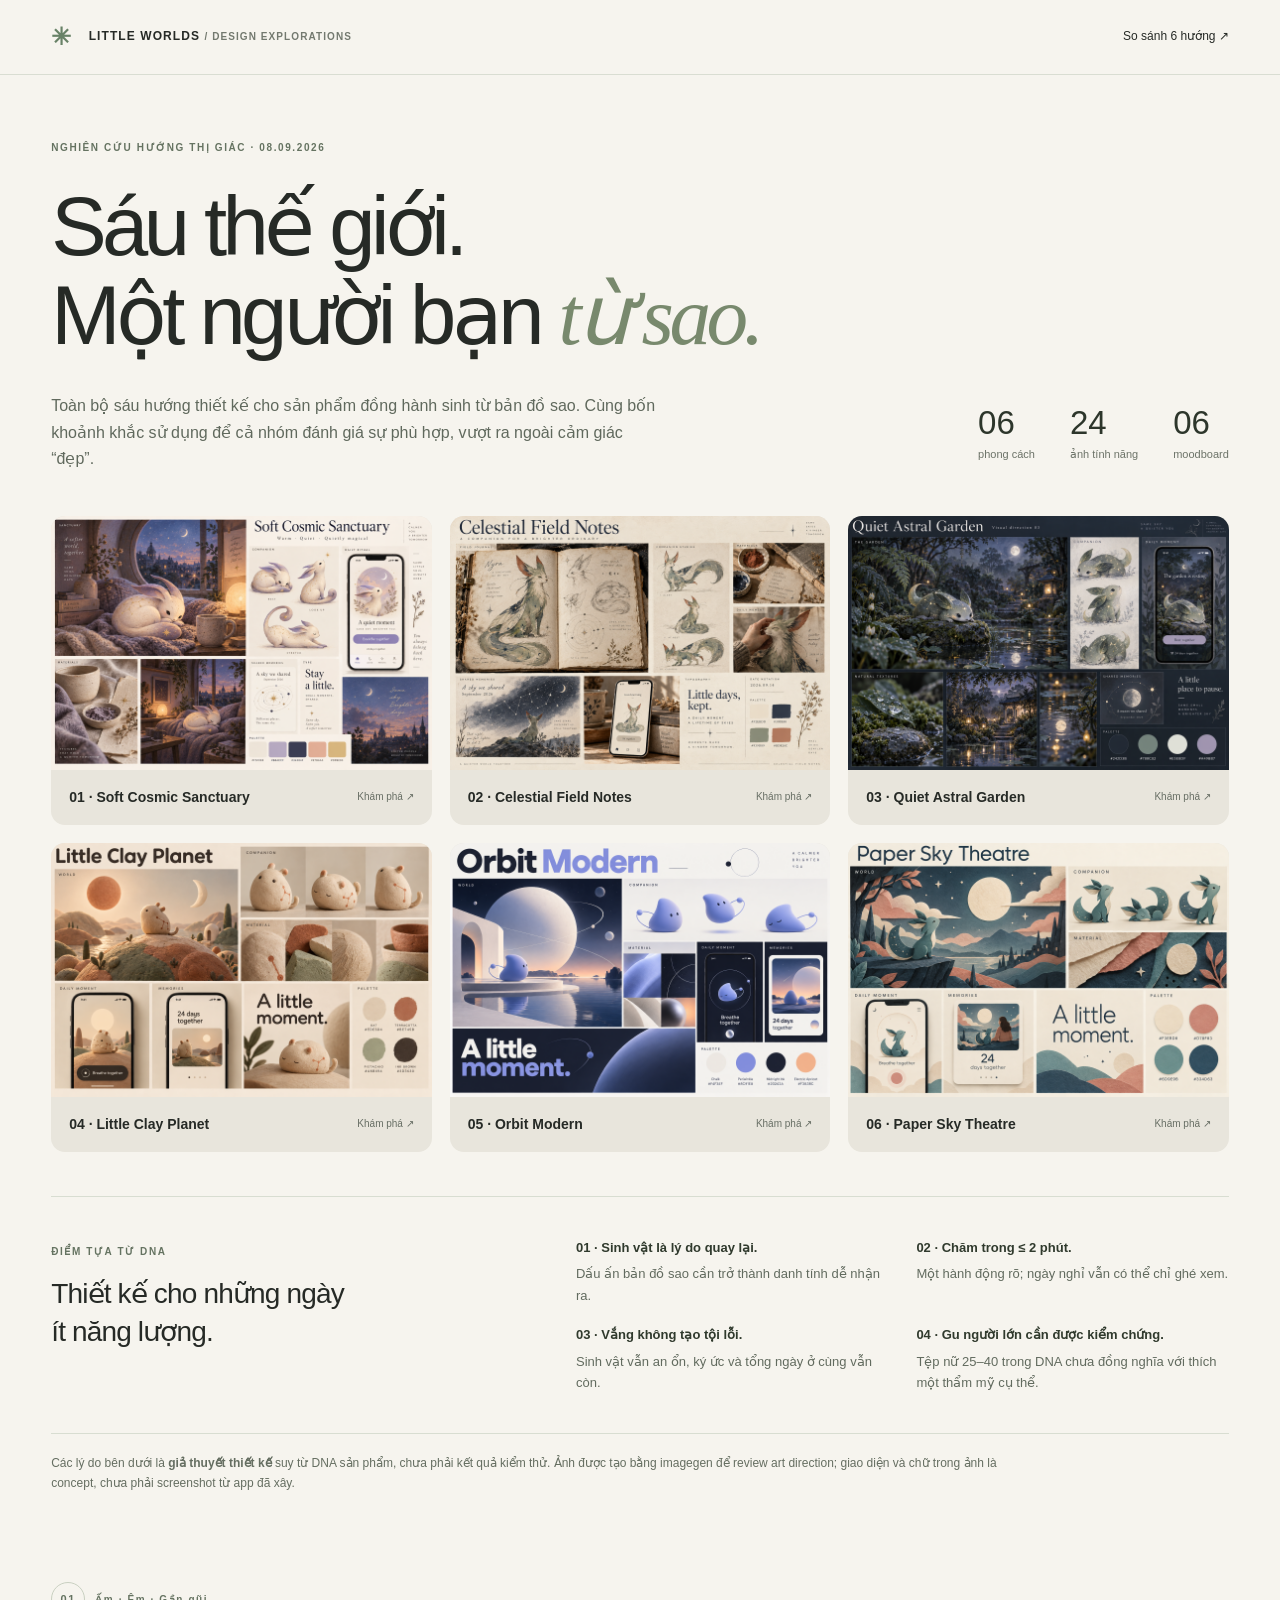
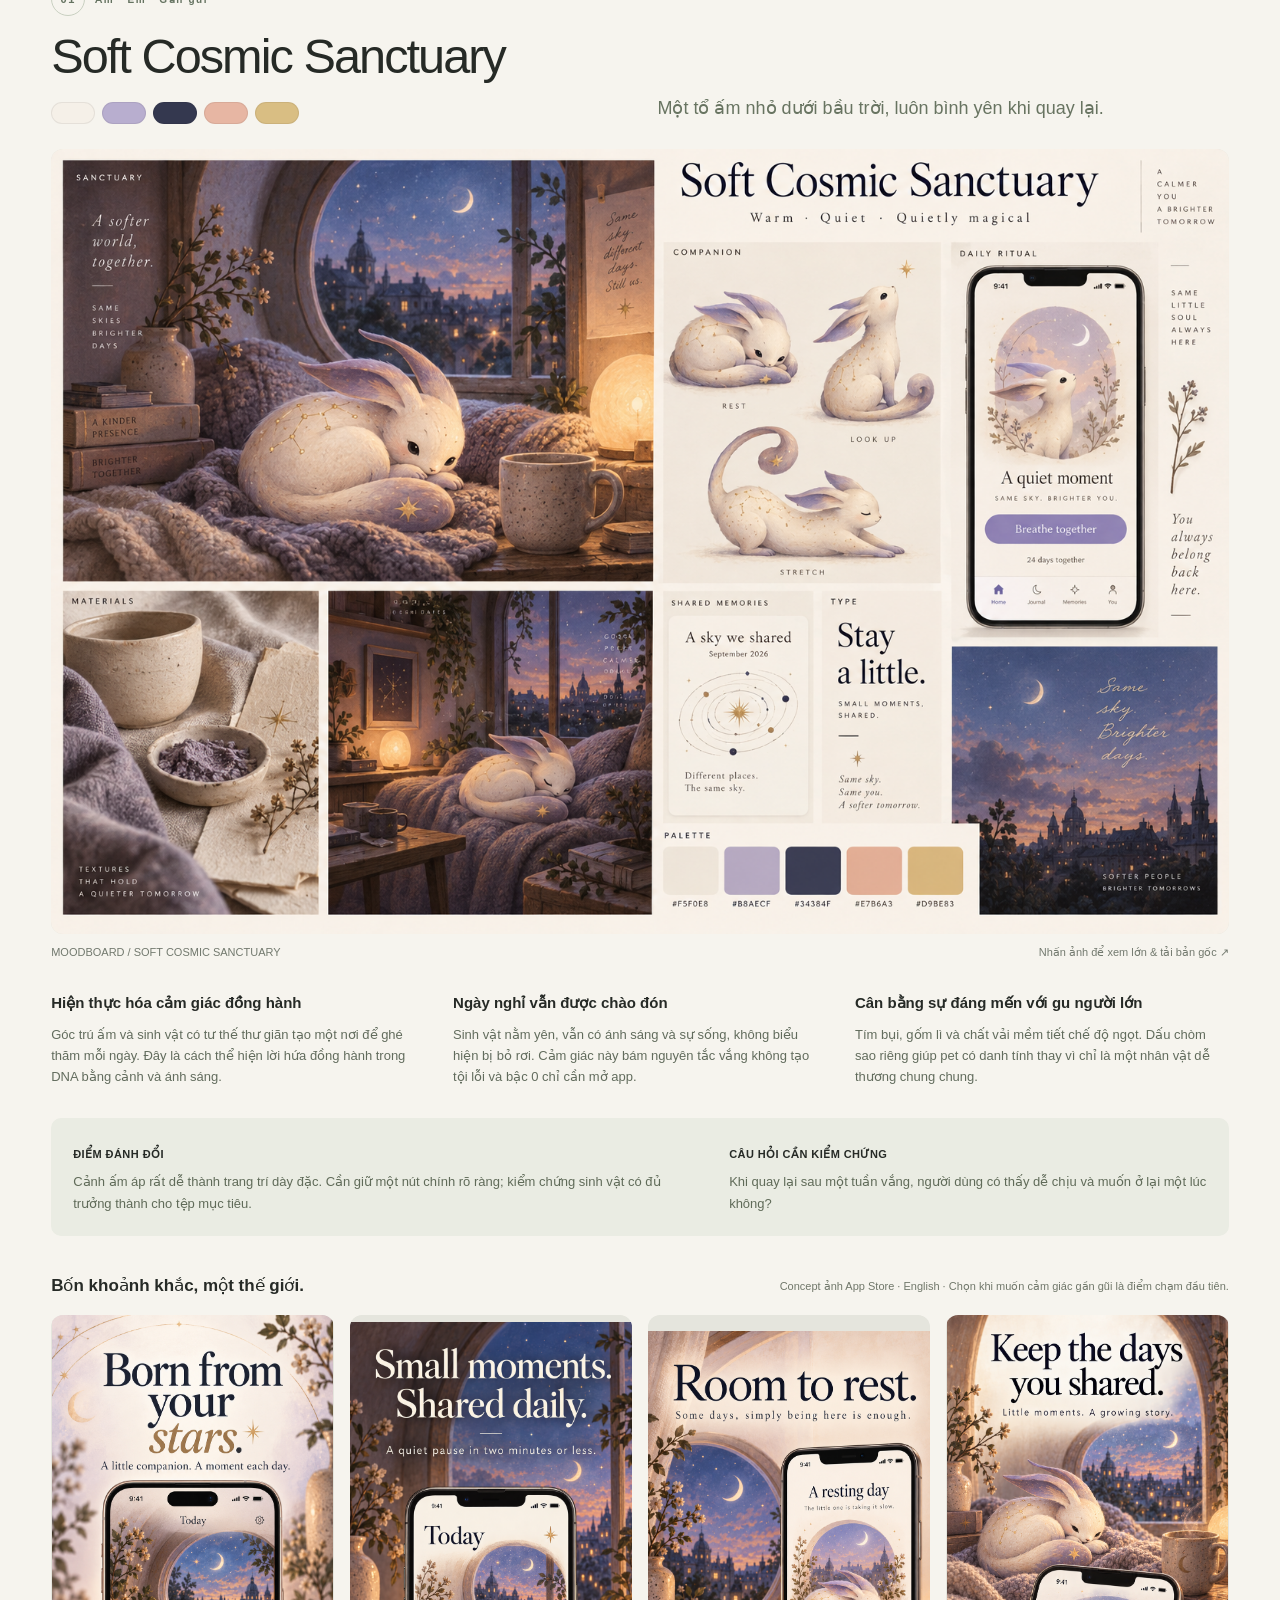
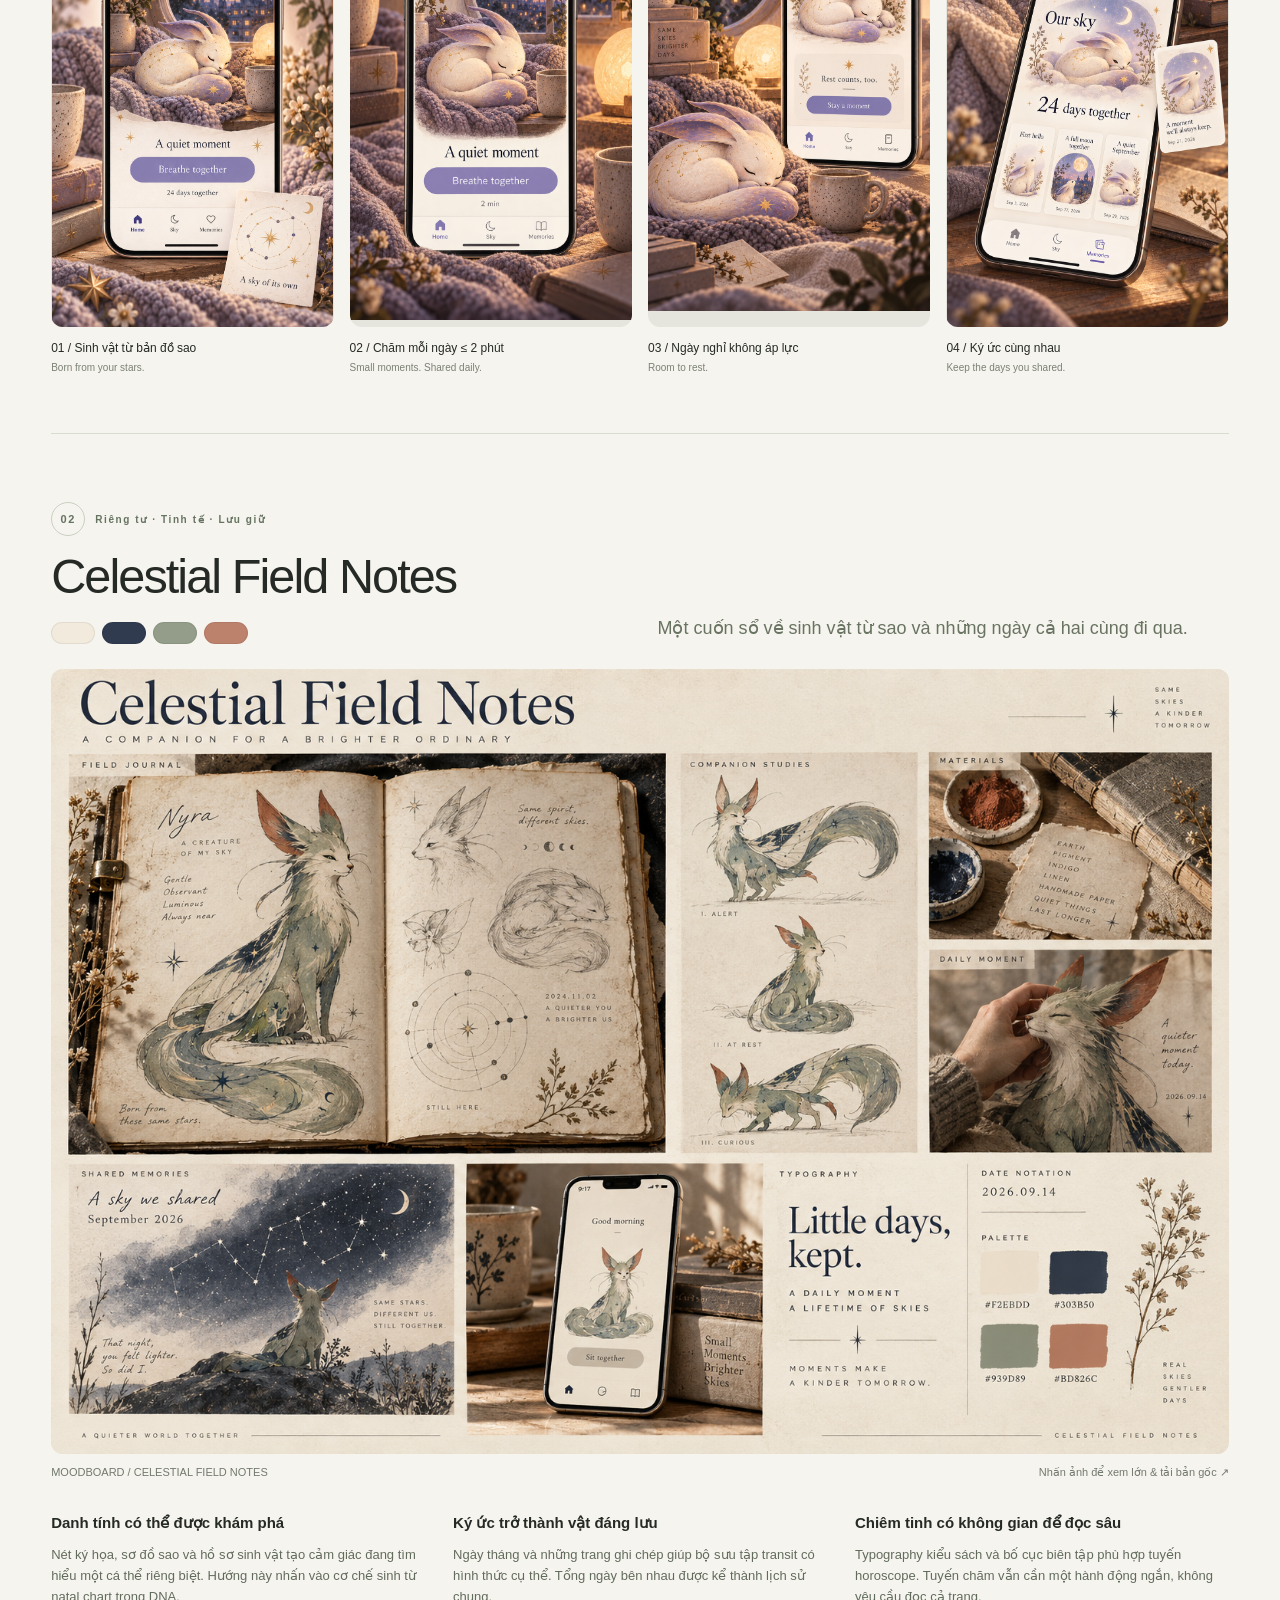
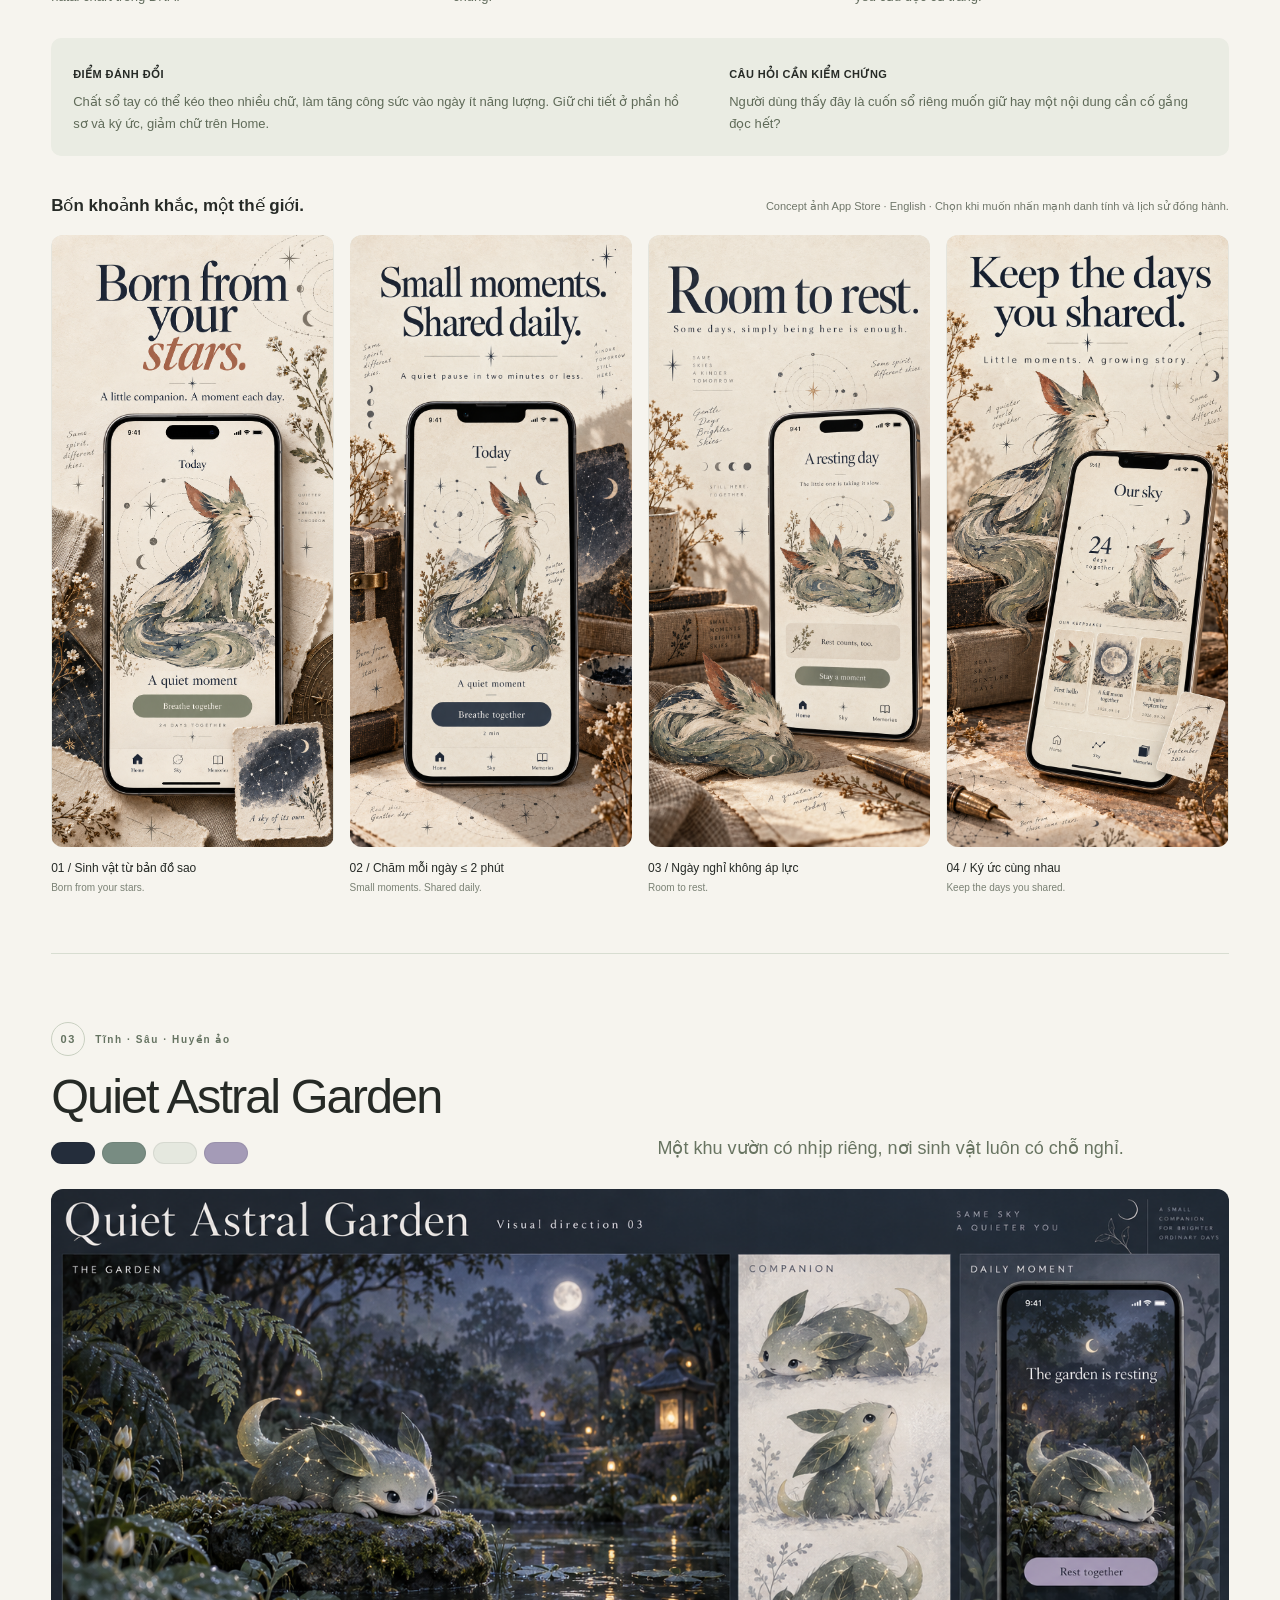
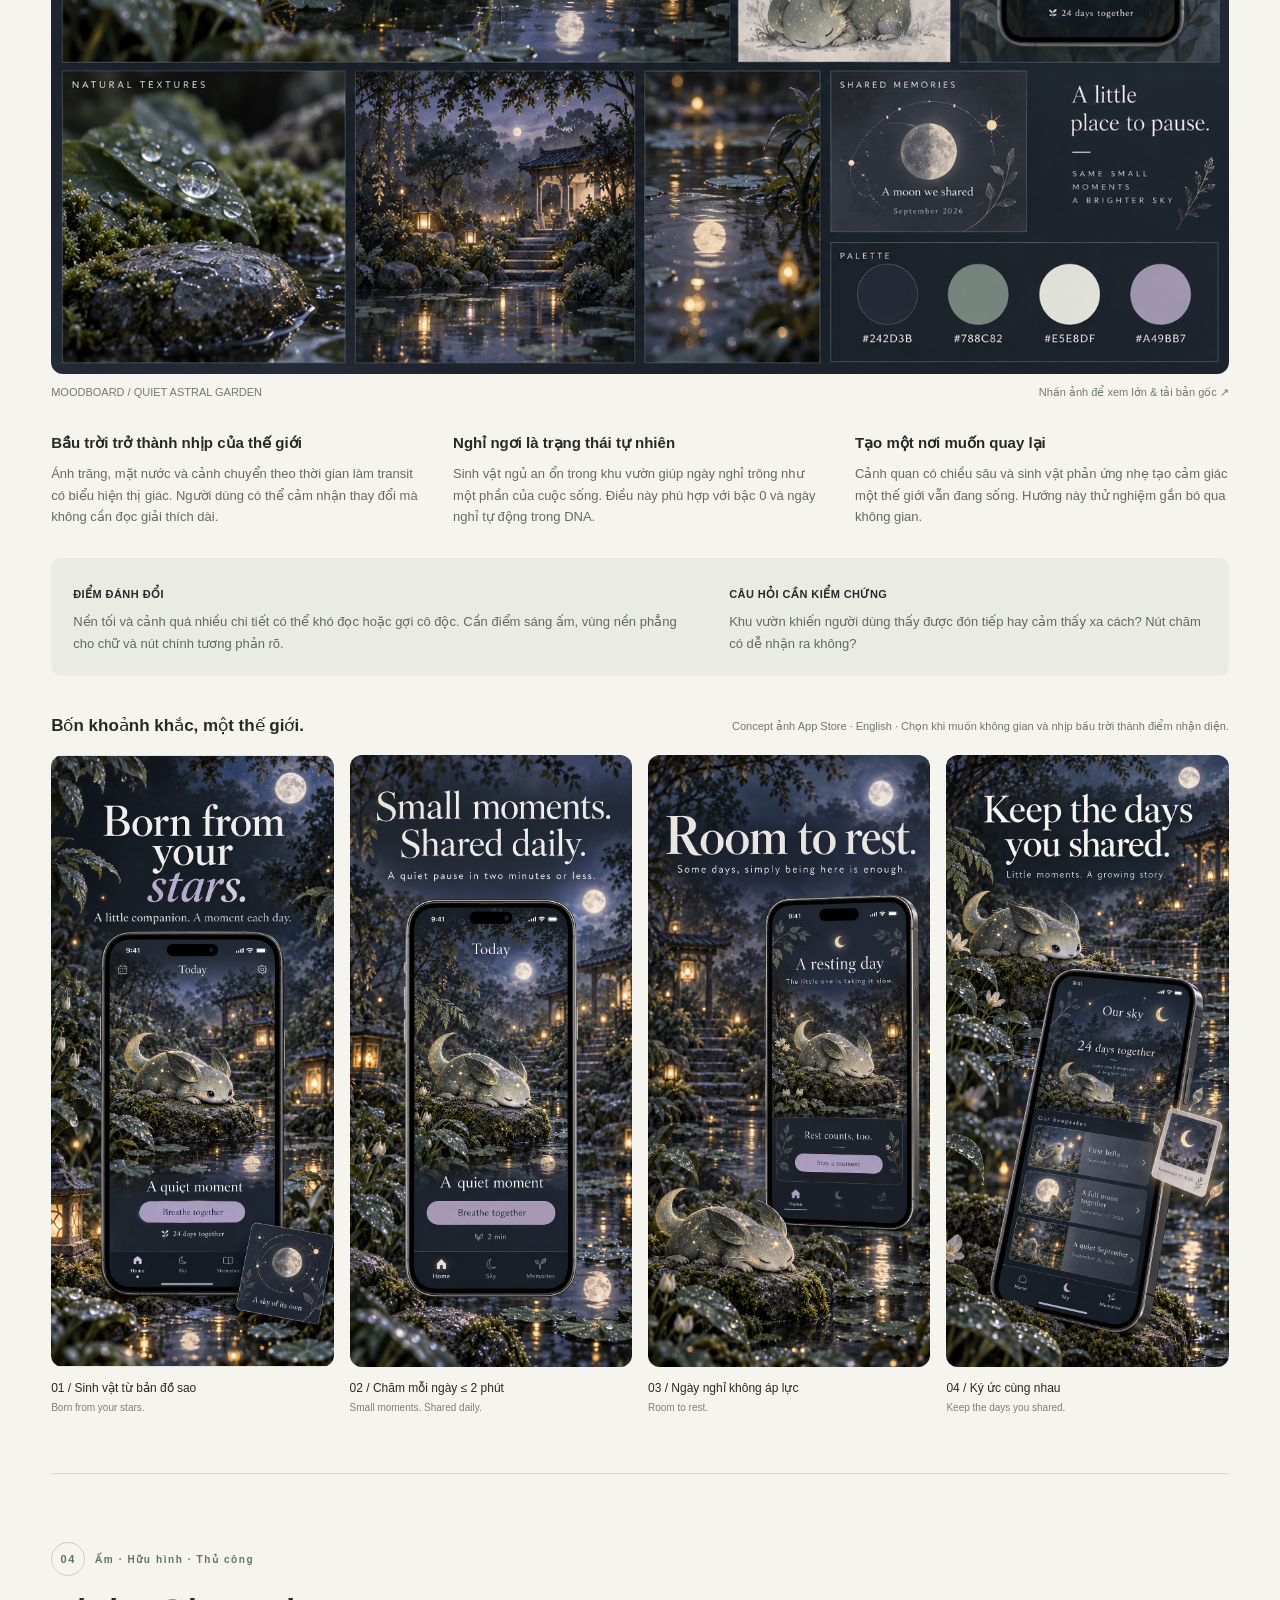
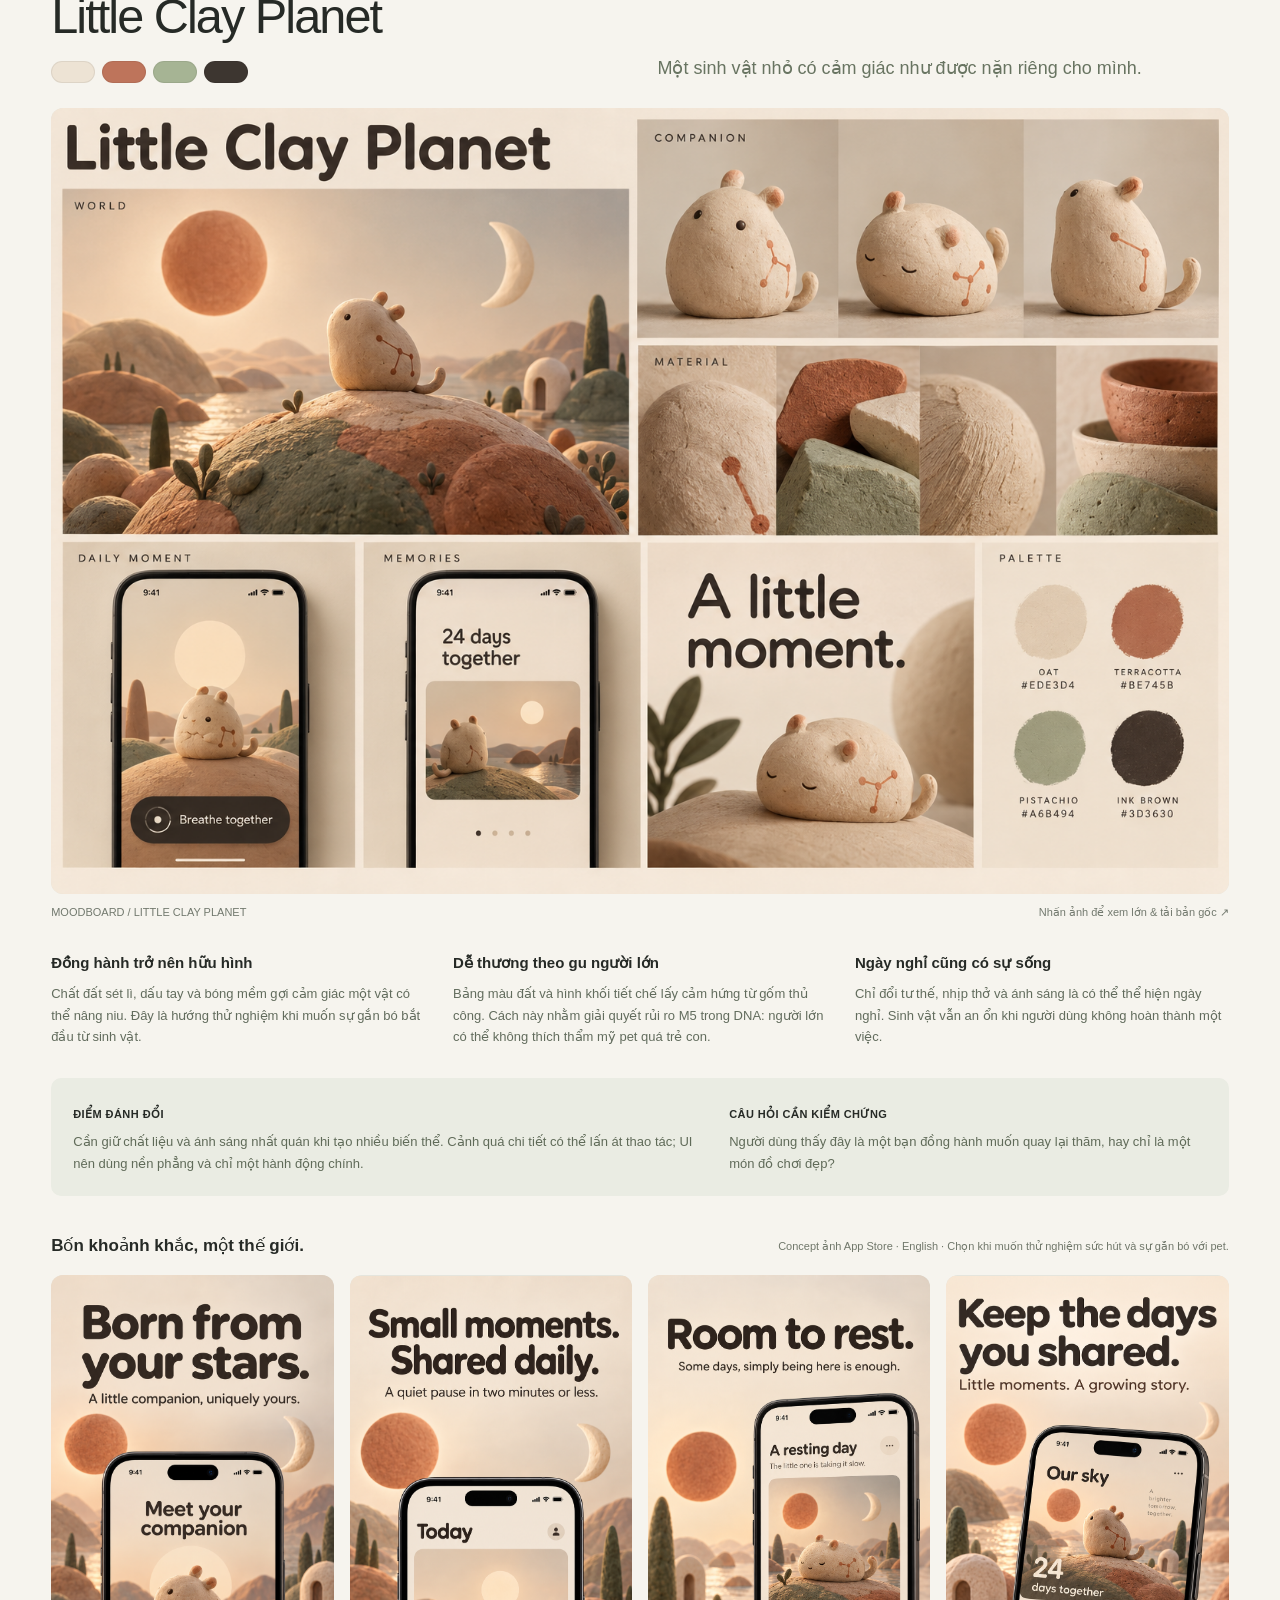
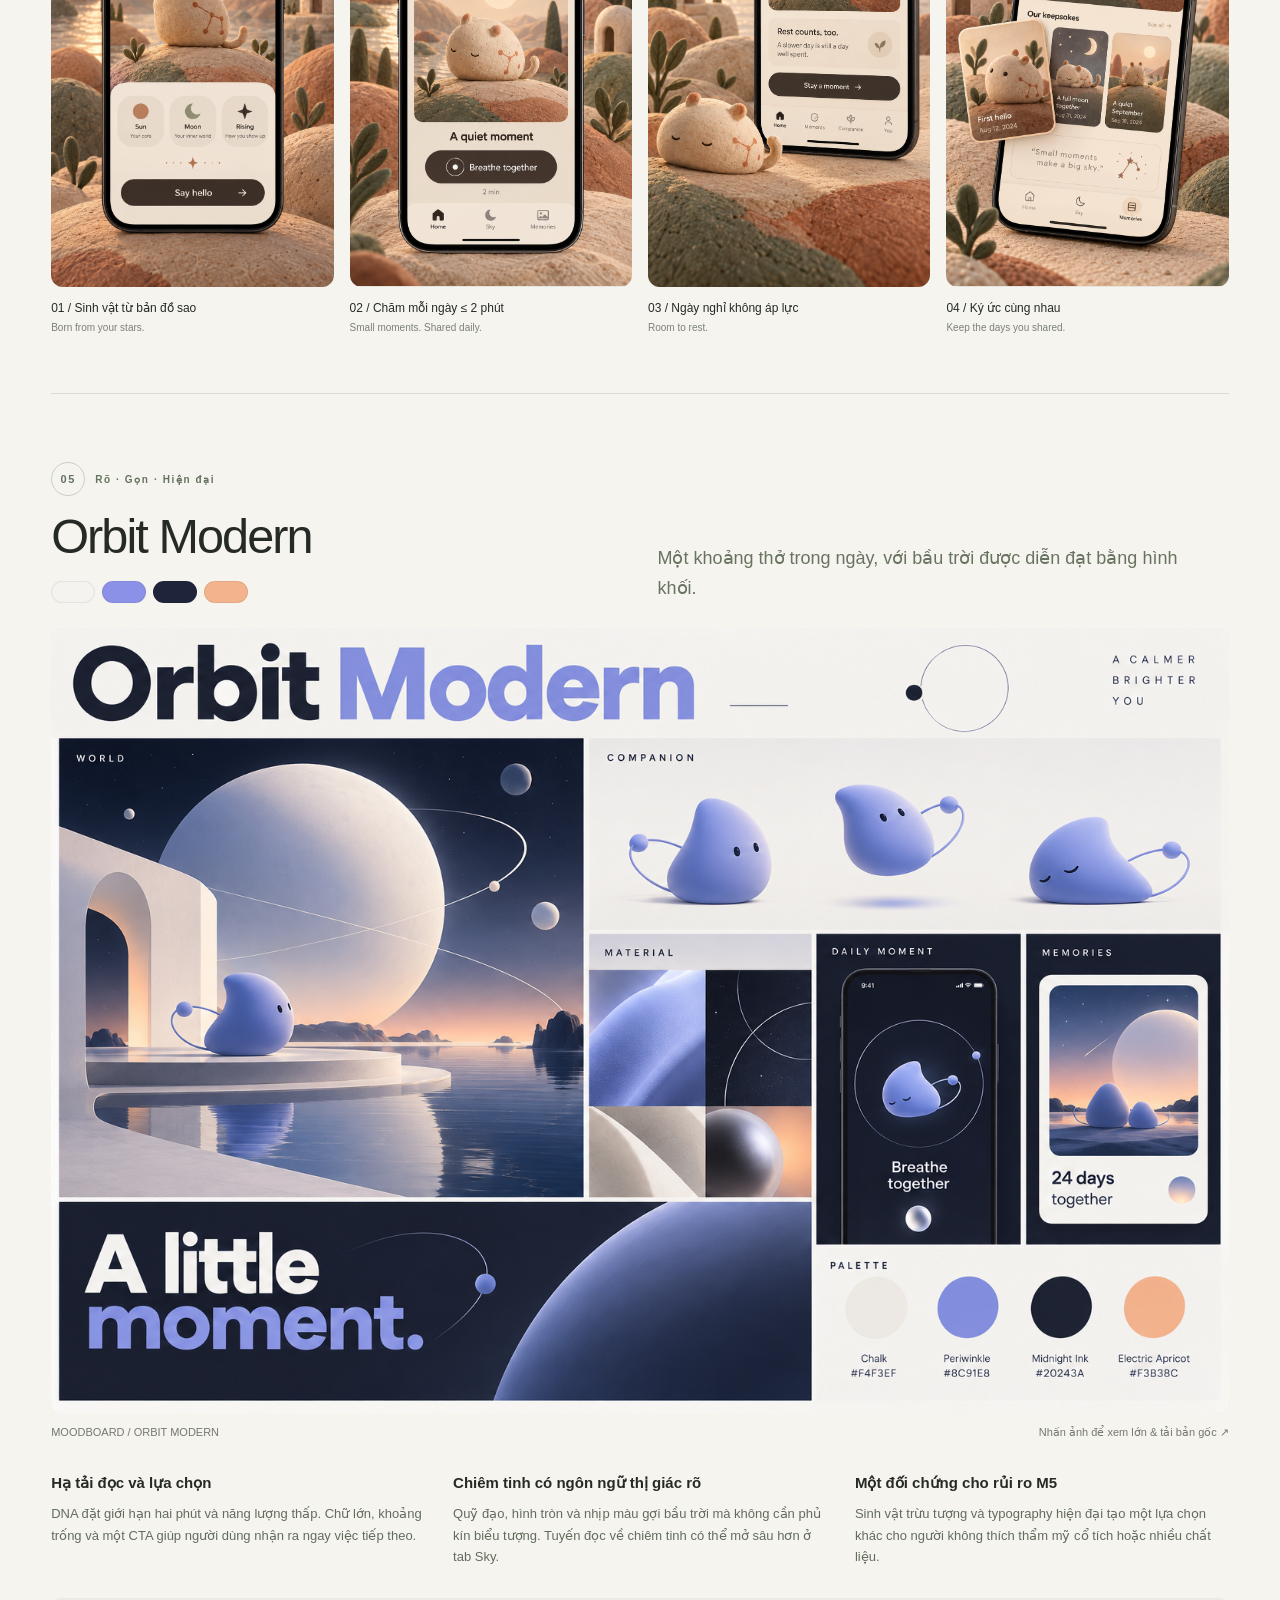
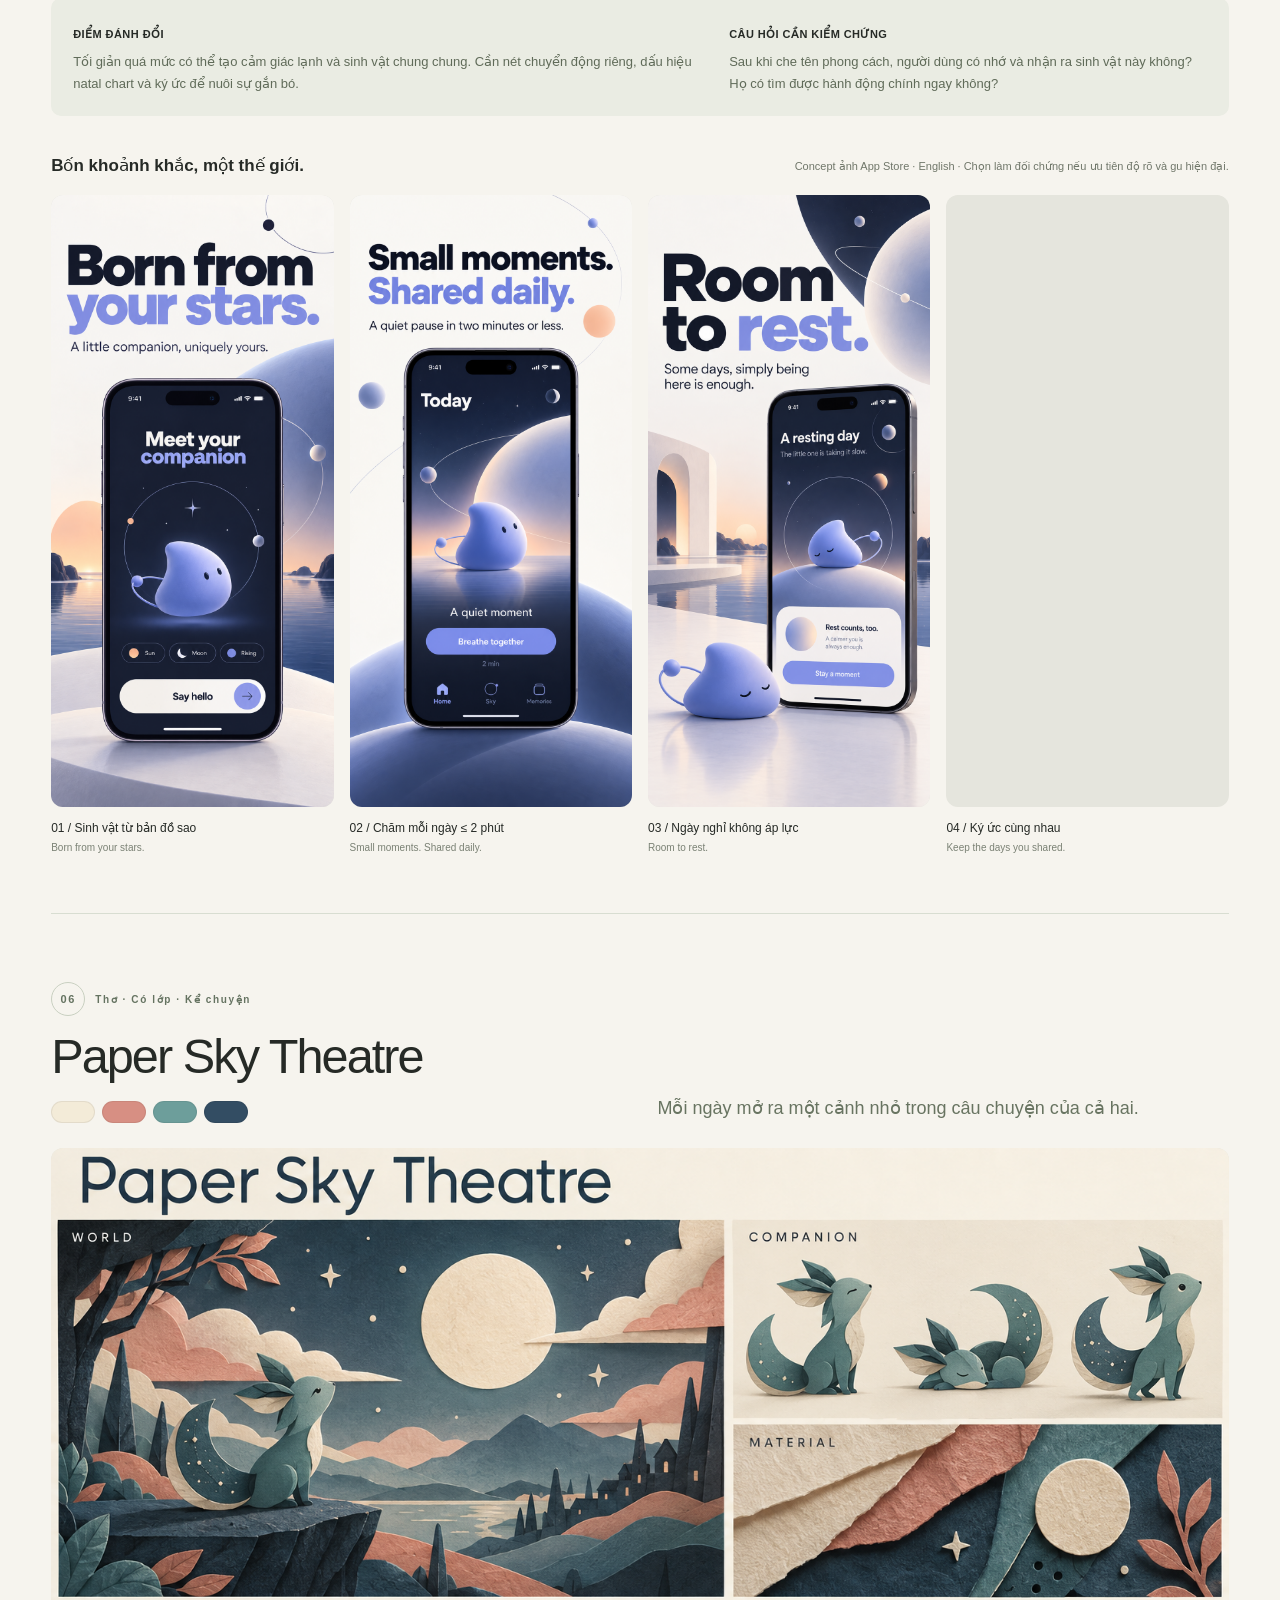
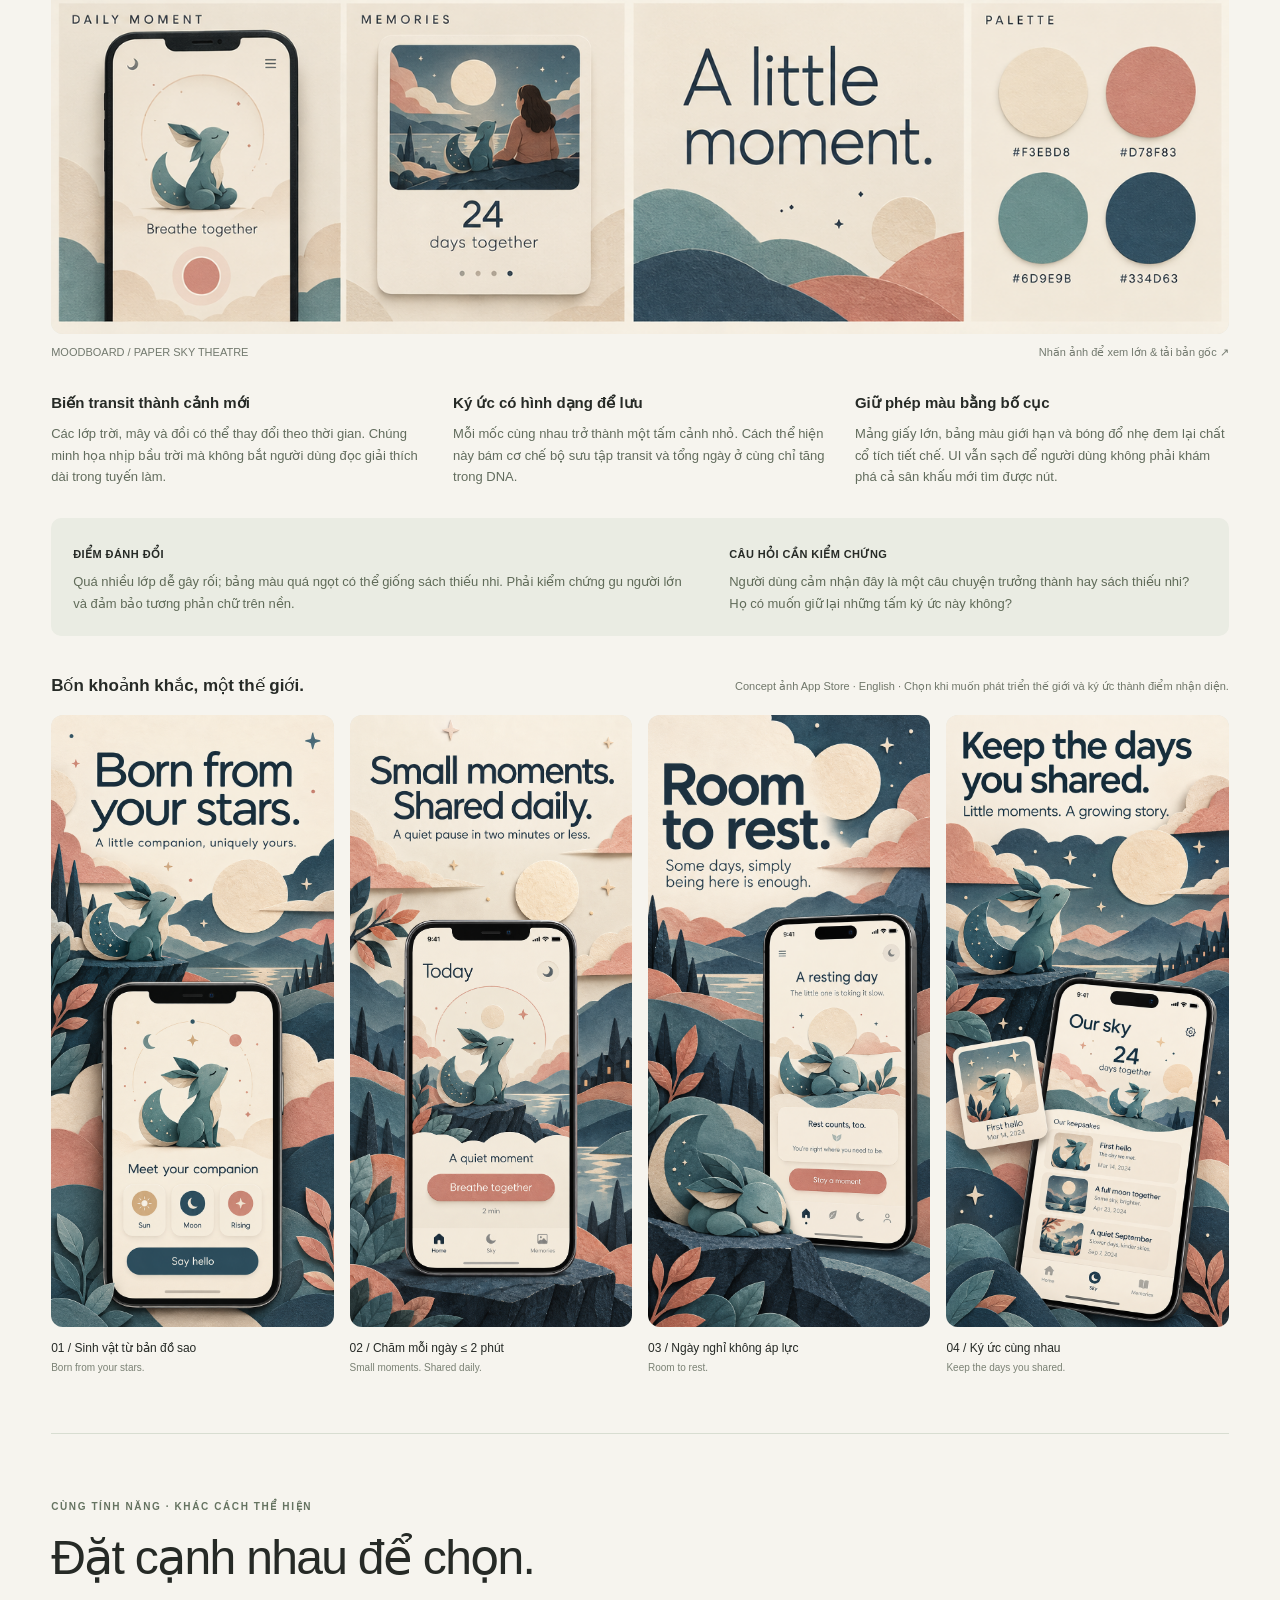
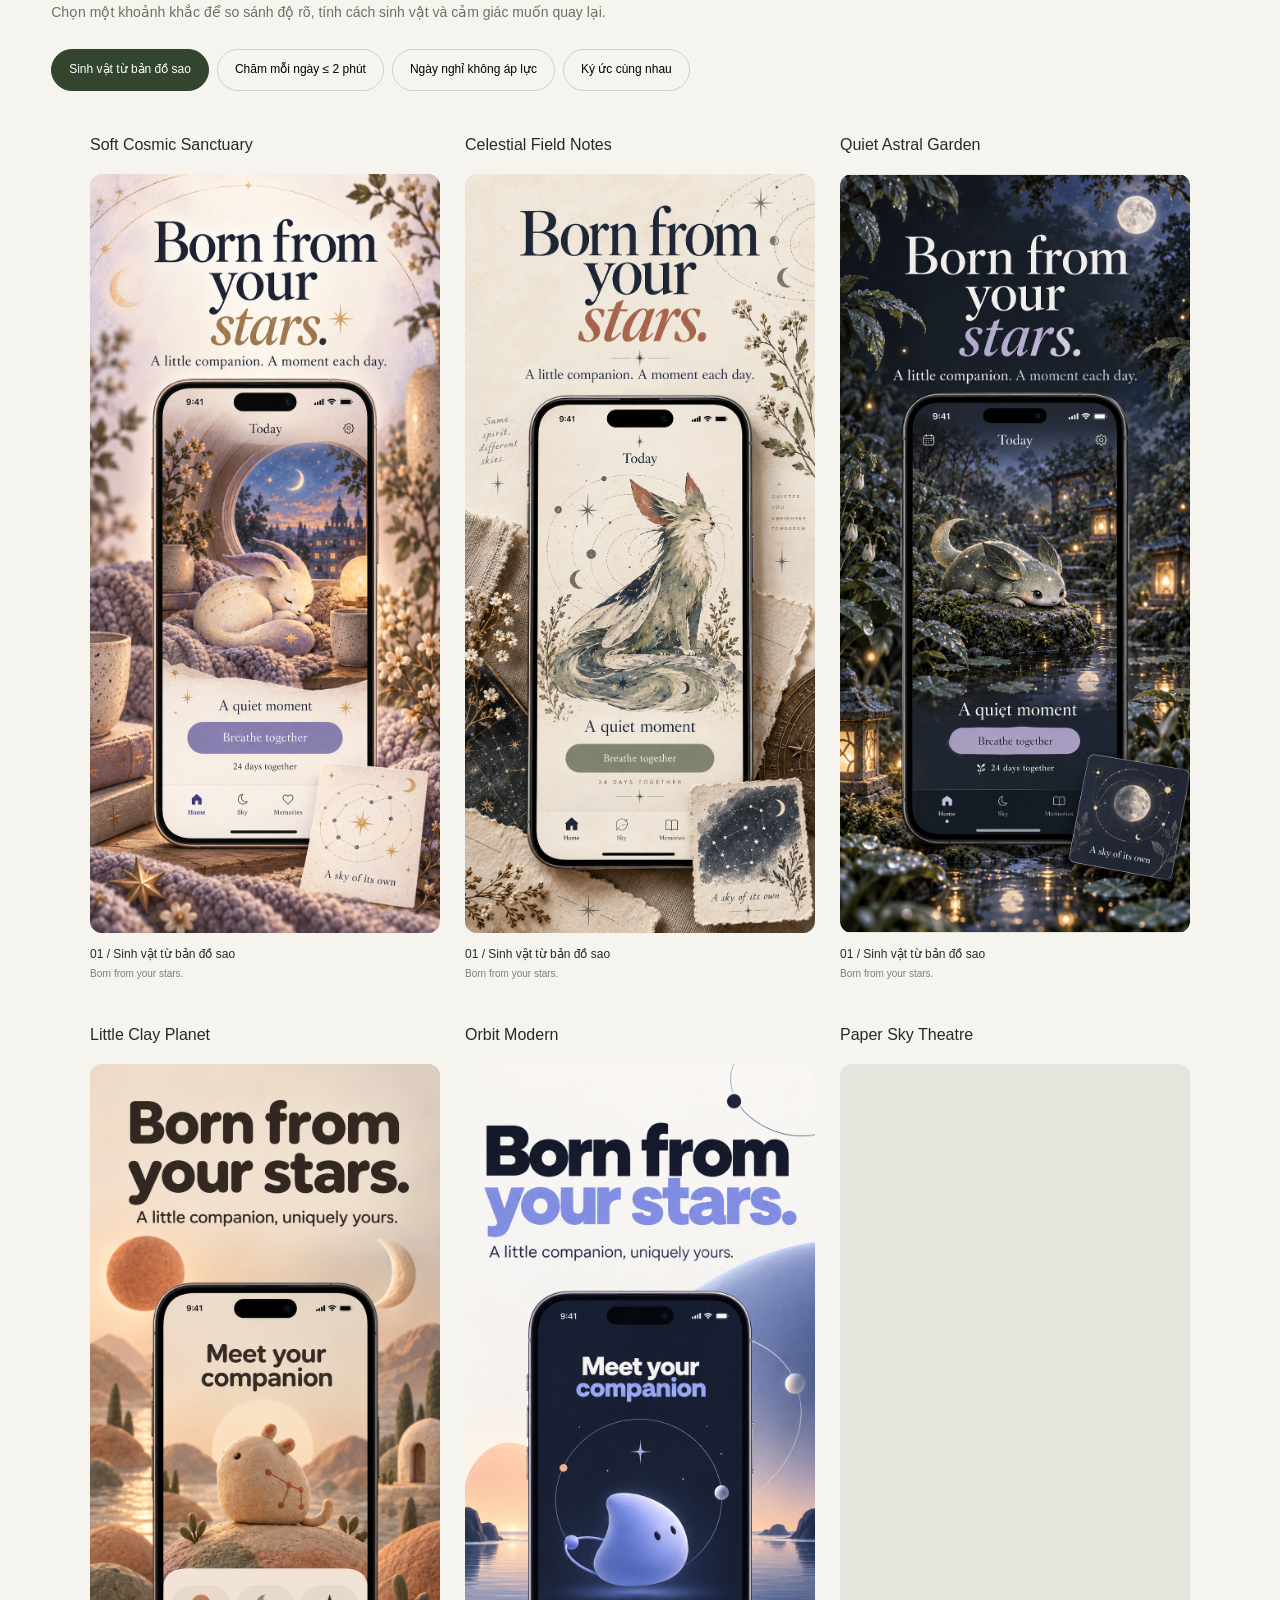
<file: index.html>
<!doctype html>
<html lang="vi"><head><meta charset="utf-8"><meta name="viewport" content="width=device-width,initial-scale=1"><meta name="theme-color" content="#f6f4ee"><title>Six little worlds — Design review</title><link rel="stylesheet" href="style.css?v=6"></head>
<body><a class="skip" href="#main">Đến nội dung</a>
<header class="top"><a href="#" class="brand"><span class="mark">✳</span> LITTLE WORLDS <span class="edition">/ DESIGN EXPLORATIONS</span></a><a href="#compare">So sánh 6 hướng ↗</a></header>
<main id="main"><section class="hero"><div class="eyebrow">NGHIÊN CỨU HƯỚNG THỊ GIÁC · 08.09.2026</div><h1>Sáu thế giới.<br>Một người bạn <em>từ sao.</em></h1><div class="hero-bottom"><p>Toàn bộ sáu hướng thiết kế cho sản phẩm đồng hành sinh từ bản đồ sao. Cùng bốn khoảnh khắc sử dụng để cả nhóm đánh giá sự phù hợp, vượt ra ngoài cảm giác “đẹp”.</p><div class="stats"><span><b>06</b>phong cách</span><span><b>24</b>ảnh tính năng</span><span><b>06</b>moodboard</span></div></div><div class="jump" id="jump"></div></section>
<section class="dna"><div><span class="eyebrow">ĐIỂM TỰA TỪ DNA</span><h2>Thiết kế cho những ngày<br>ít năng lượng.</h2></div><div class="principles"><p><b>01 · Sinh vật là lý do quay lại.</b> Dấu ấn bản đồ sao cần trở thành danh tính dễ nhận ra.</p><p><b>02 · Chăm trong ≤ 2 phút.</b> Một hành động rõ; ngày nghỉ vẫn có thể chỉ ghé xem.</p><p><b>03 · Vắng không tạo tội lỗi.</b> Sinh vật vẫn an ổn, ký ức và tổng ngày ở cùng vẫn còn.</p><p><b>04 · Gu người lớn cần được kiểm chứng.</b> Tệp nữ 25–40 trong DNA chưa đồng nghĩa với thích một thẩm mỹ cụ thể.</p></div></section>
<div class="notice">Các lý do bên dưới là <strong>giả thuyết thiết kế</strong> suy từ DNA sản phẩm, chưa phải kết quả kiểm thử. Ảnh được tạo bằng imagegen để review art direction; giao diện và chữ trong ảnh là concept, chưa phải screenshot từ app đã xây.</div>
<div id="directions"></div>
<section class="comparison" id="compare"><div class="eyebrow">CÙNG TÍNH NĂNG · KHÁC CÁCH THỂ HIỆN</div><h2>Đặt cạnh nhau để chọn.</h2><p>Chọn một khoảnh khắc để so sánh độ rõ, tính cách sinh vật và cảm giác muốn quay lại.</p><div class="tabs" role="group" aria-label="Tính năng so sánh" id="tabs"></div><div class="compare-grid" id="compare-grid"></div></section>
<section class="decision"><div><div class="eyebrow">GỢI Ý CHO BUỔI REVIEW</div><h2>Chọn giả thuyết<br>muốn thử trước.</h2><p>Mình đề xuất bắt đầu với <b>Soft Cosmic Sanctuary</b> làm hướng gần gũi, đặt cạnh <b>Orbit Modern</b> để thử độ rõ. <b>Celestial Field Notes</b> nhấn vào ký ức riêng; <b>Quiet Astral Garden</b> nhấn vào không gian; <b>Little Clay Planet</b> nhấn vào cảm giác nâng niu; <b>Paper Sky Theatre</b> nhấn vào kể chuyện qua cảnh. Chọn theo giả thuyết sản phẩm cần kiểm chứng trước.</p></div><ol><li><b>Xem ảnh nhỏ trước.</b> Có hiểu tính năng chính mà không cần phóng to?</li><li><b>Xem màn ngày nghỉ.</b> Cảnh có làm người dùng thấy được chào đón khi quay lại?</li><li><b>Nhận diện sinh vật.</b> Có đủ nét riêng để nhớ sau khi đóng trang?</li><li><b>Chọn một điểm cần kiểm chứng.</b> Tránh kết luận một hướng tốt hơn chỉ từ sở thích của nhóm.</li></ol></section>
<footer><span>Little Worlds / 6 phong cách · 01—06</span><a href="PROMPTS.md" download>Prompt tạo ảnh ↓</a><a href="design-assets.zip" download>Tải bộ 30 ảnh ↓</a><button id="copy-link">Sao chép link trang</button><span id="copy-status" role="status"></span></footer>
</main><dialog id="viewer" aria-labelledby="viewer-title"><div class="viewer-bar"><strong id="viewer-title"></strong><a id="download" download>Tải ảnh gốc ↓</a><button id="close" aria-label="Đóng ảnh">Đóng ×</button></div><img id="viewer-img" alt=""></dialog><script src="data.js?v=6"></script><script src="app.js?v=6"></script></body></html>
</file>
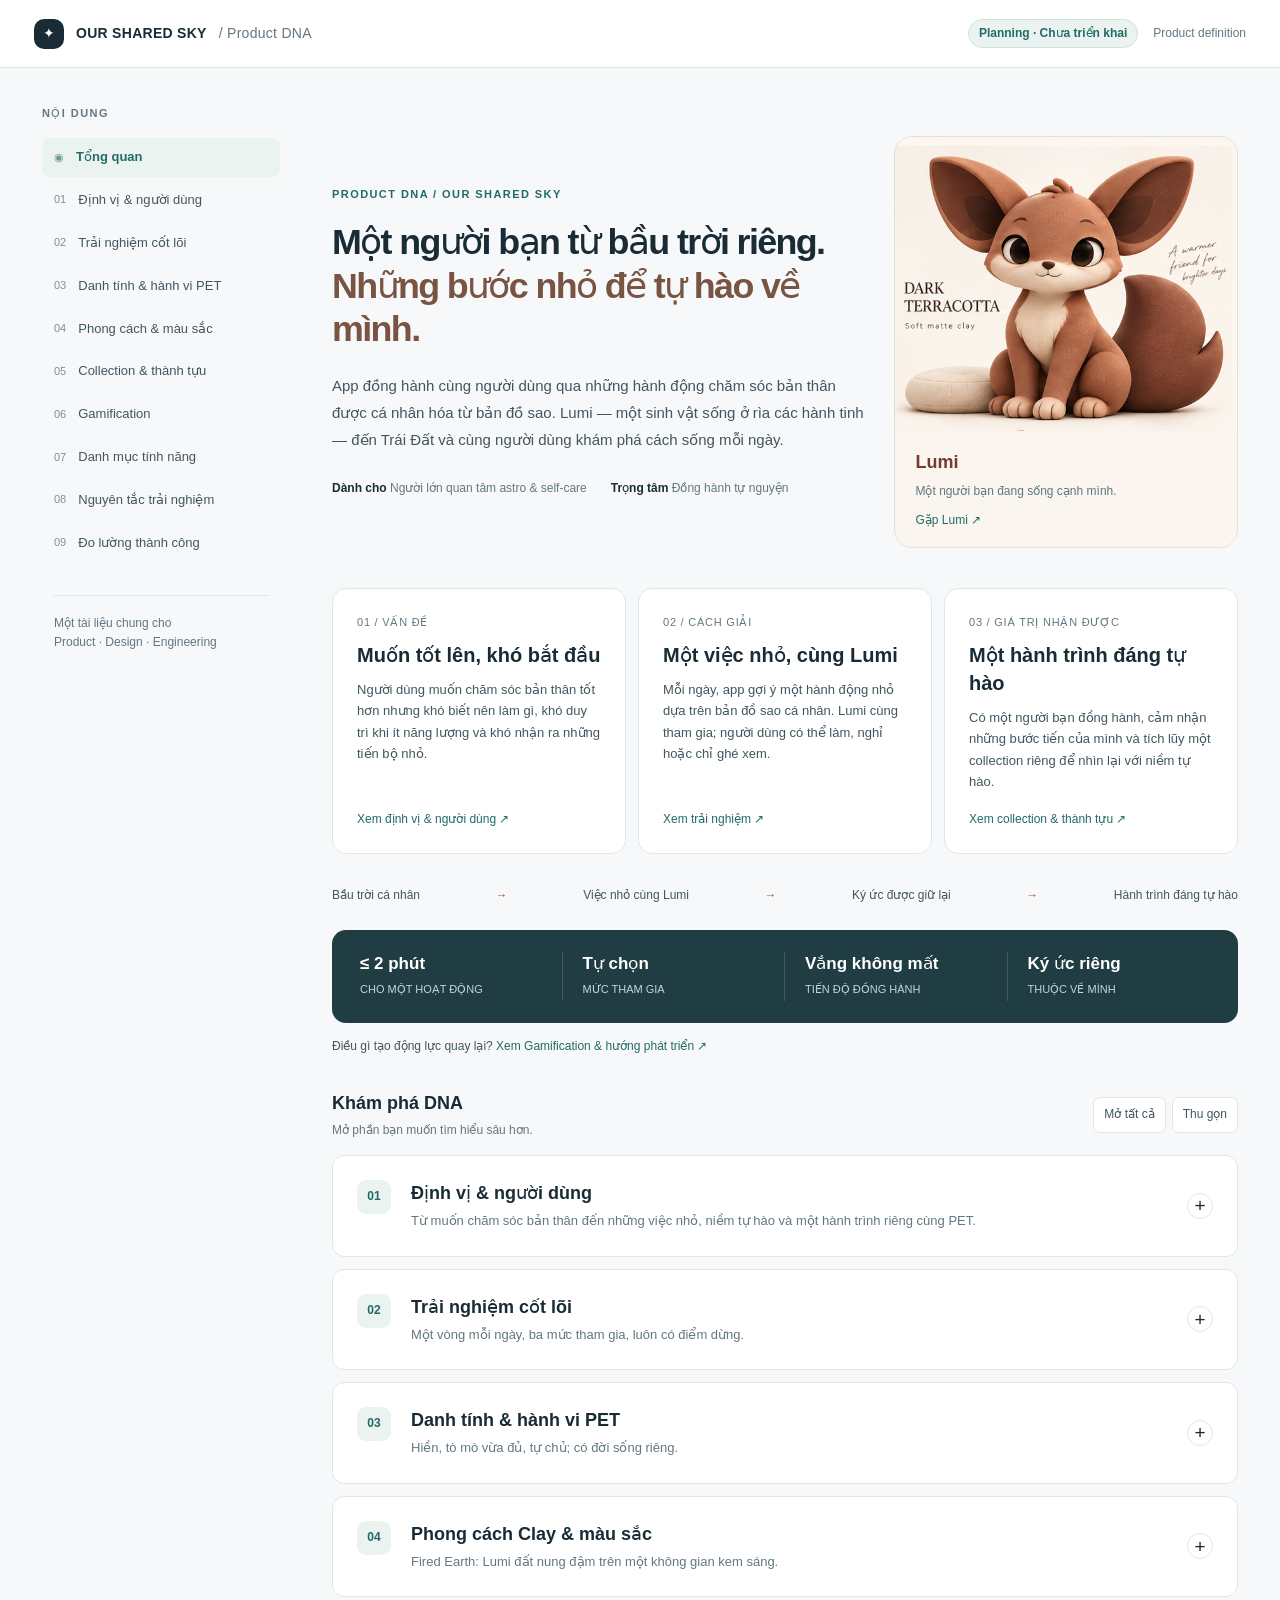
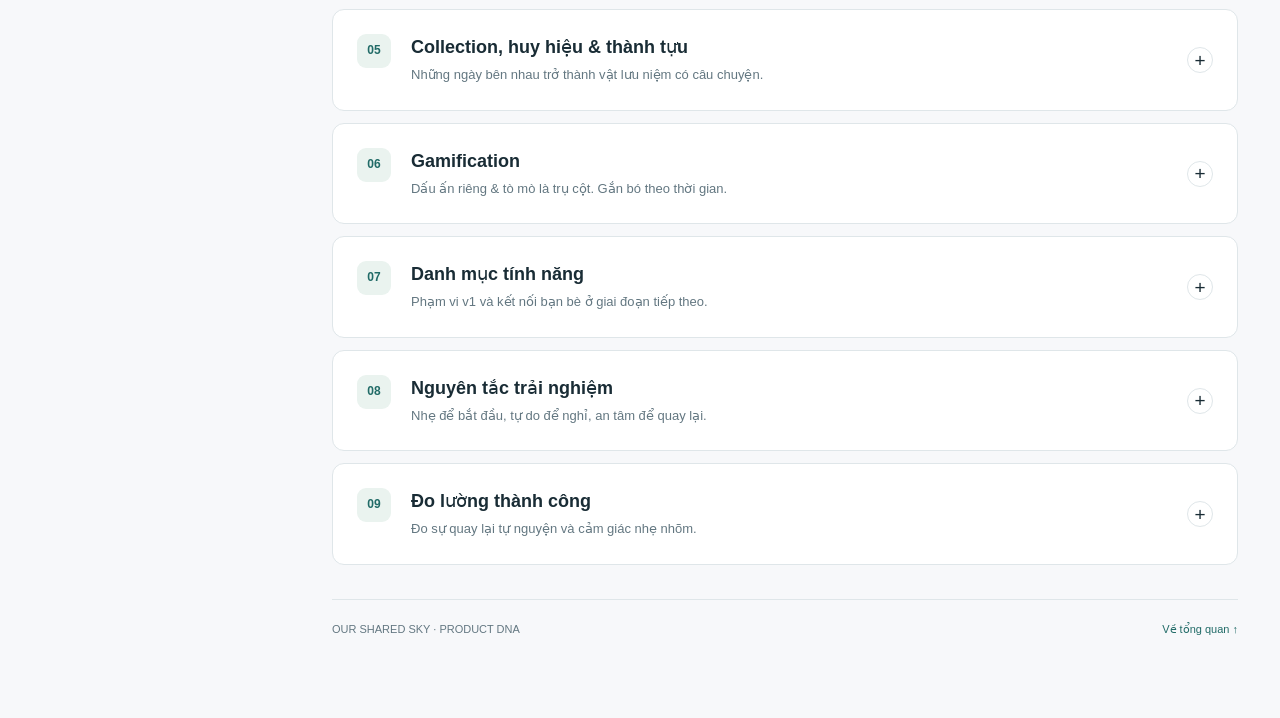
<file: dna/index.html>
<!doctype html><html lang="vi"><head><meta charset="utf-8"><meta name="viewport" content="width=device-width,initial-scale=1"><meta name="description" content="DNA sản phẩm Our Shared Sky: định vị, trải nghiệm, PET, Gamification và phạm vi tính năng."><title>Product DNA · Our Shared Sky</title><style>
:root{--canvas:#f7f8fa;--surface:#fff;--ink:#192c35;--body:#42565f;--muted:#637781;--line:#dfe6e9;--accent:#216b67;--tint:#eaf3ef;font-family:-apple-system,BlinkMacSystemFont,"Segoe UI",Arial,sans-serif;color:var(--ink);background:var(--canvas);font-synthesis:none}*{box-sizing:border-box}html{scroll-behavior:smooth;scroll-padding-top:88px}body{margin:0;font-size:15px;line-height:1.65}a{color:var(--accent);text-decoration:none}a:hover{text-decoration:underline}button{font:inherit;cursor:pointer}button,a,summary{-webkit-tap-highlight-color:transparent}:focus-visible{outline:3px solid #b78b44;outline-offset:5px}header{height:68px;background:#ffffffed;border-bottom:1px solid var(--line);position:sticky;top:0;z-index:10;display:flex;align-items:center;justify-content:space-between;padding:0 34px;backdrop-filter:blur(14px)}.brand{font-size:14px;font-weight:750;letter-spacing:.02em;display:flex;align-items:center;gap:12px;color:var(--ink)}.brand-mark{background:var(--ink);color:#fff;width:30px;height:30px;border-radius:10px;display:grid;place-items:center}.header-meta{display:flex;gap:15px;align-items:center;font-size:12px;color:var(--muted)}.badge{background:var(--tint);color:var(--accent);border:1px solid #cde2da;padding:4px 10px;border-radius:30px;font-weight:650}.layout{max-width:1540px;margin:auto;display:grid;grid-template-columns:238px minmax(0,1fr);gap:52px;padding:36px 42px 80px}aside{position:sticky;top:104px;align-self:start}.nav-label,.eyebrow,.section-label{font-size:11px;font-weight:750;letter-spacing:.13em;color:var(--muted)}nav{margin-top:16px;display:grid;gap:4px}nav a{display:flex;align-items:center;gap:12px;color:var(--body);padding:10px 12px;border-radius:8px;font-size:13px;line-height:1.45}nav a:hover{background:#eef2f4;text-decoration:none}nav a.active{background:var(--tint);color:var(--accent);font-weight:650}nav a span{font-size:11px;opacity:.65;font-variant-numeric:tabular-nums}.nav-foot{margin:32px 12px;font-size:12px;color:var(--muted);border-top:1px solid var(--line);padding-top:18px}main{min-width:0;max-width:1130px}.hero{position:relative;padding:32px 0 28px}.eyebrow{color:var(--accent)}h1{font-size:clamp(32px,3.7vw,53px);font-weight:650;line-height:1.17;letter-spacing:-.045em;margin:18px 0 20px;max-width:830px}.hero-lede{font-size:17px;line-height:1.8;max-width:740px;color:var(--body);margin:0}.hero-bottom{display:flex;gap:24px;align-items:center;margin-top:26px;font-size:12px;color:var(--muted)}.hero-bottom strong{color:var(--ink)}.overview-grid{display:grid;grid-template-columns:repeat(3,1fr);gap:12px;margin:12px 0 28px}.overview-card{padding:24px;background:var(--surface);border:1px solid var(--line);border-radius:14px;display:flex;flex-direction:column;align-items:flex-start;color:var(--ink)}.overview-card:hover{border-color:#7ea89e;text-decoration:none}.overview-card .mini-label{font-size:11px;color:var(--muted);text-transform:uppercase;letter-spacing:.07em}.overview-card strong{font-size:20px;line-height:1.4;margin:10px 0}.overview-card p{font-size:13px;color:var(--body);margin:0 0 17px}.overview-card .read{font-size:12px;color:var(--accent);margin-top:auto}.dna-strip{display:grid;grid-template-columns:repeat(4,1fr);background:#203d43;color:#fff;border-radius:14px;margin-bottom:42px;padding:22px 8px}.dna-strip div{padding:0 20px;border-right:1px solid #ffffff26}.dna-strip div:last-child{border:none}.dna-strip b{display:block;font-size:22px;font-weight:600;line-height:1.4}.dna-strip span{font-size:11px;color:#c3d6d6}.chapter-toolbar{display:flex;justify-content:space-between;gap:16px;align-items:center;margin-bottom:14px}.chapter-toolbar h2{font-size:18px;margin:0}.chapter-toolbar p{font-size:12px;color:var(--muted);margin:3px 0 0}.tools{display:flex;gap:6px}.tools button{background:white;border:1px solid var(--line);padding:7px 10px;border-radius:7px;font-size:12px;color:var(--body)}.tools button:hover{border-color:var(--accent)}.chapter{background:var(--surface);border:1px solid var(--line);border-radius:12px;margin-bottom:12px;scroll-margin-top:88px;overflow:clip}.chapter[open]{border-color:#afc8c3}.chapter>summary{list-style:none;display:flex;align-items:center;gap:20px;padding:24px;cursor:pointer}.chapter>summary::-webkit-details-marker{display:none}.chapter>summary:hover{background:#f8fbfa}.chapter-no{align-self:flex-start;color:var(--accent);font-size:12px;font-weight:600;background:var(--tint);width:34px;height:34px;border-radius:9px;display:grid;place-items:center;flex-shrink:0}.chapter-heading{display:grid;gap:4px;flex:1}.chapter-title{font-size:18px;font-weight:650;line-height:1.45}.chapter-teaser{font-size:13px;color:var(--muted)}.expand-icon{width:26px;height:26px;border:1px solid var(--line);border-radius:50%;display:grid;place-items:center;font-size:19px;line-height:1;flex-shrink:0}.chapter[open] .expand-icon{transform:rotate(45deg);background:var(--tint)}.chapter-body{padding:8px 28px 30px;border-top:1px solid var(--line)}h3{font-size:17px;line-height:1.5;margin:28px 0 14px}h4{font-size:14px;margin:0 0 9px;line-height:1.5}p{color:var(--body);margin:12px 0}.lead{font-size:18px;line-height:1.75;margin:22px 0}.cards{display:grid;grid-template-columns:repeat(2,minmax(0,1fr));gap:12px;margin:18px 0}.card{padding:20px;background:#f7f9fa;border:1px solid #e8edef;border-radius:10px}.card p{font-size:14px;margin:0}.statement{border-left:3px solid var(--accent);padding:14px 20px;margin-top:24px;background:var(--tint);font-weight:600}.note{padding:18px 20px;border-radius:9px;background:var(--tint);color:#365e58;font-size:14px;margin:22px 0 12px}.note p{margin:5px 0 0}.journey{list-style:none;display:grid;grid-template-columns:repeat(4,1fr);counter-reset:step;padding:0;margin:16px 0 24px;gap:10px}.journey li{padding:16px;background:var(--tint);border-radius:9px;counter-increment:step}.journey li:before{content:'0' counter(step);font-size:11px;color:var(--accent);display:block;margin-bottom:12px}.journey b{font-size:13px;display:block}.journey span{display:block;font-size:12px;line-height:1.65;color:var(--body);margin-top:7px}.table-wrap{overflow:auto;margin:16px 0}table{border-collapse:collapse;width:100%;font-size:13px;text-align:left}th{font-size:11px;color:var(--muted);background:#f5f7f8;font-weight:650;padding:12px 14px}td{padding:15px 14px;border-bottom:1px solid var(--line);vertical-align:top;color:var(--body);min-width:120px}td:first-child{font-weight:600;color:var(--ink)}td:last-child{min-width:240px}code{font-size:11px;color:var(--accent);white-space:nowrap}.pet-layout{display:grid;grid-template-columns:1.15fr 1fr;gap:26px;align-items:center}.pet-image{display:block;border:1px solid var(--line);border-radius:10px;overflow:hidden}.pet-image img{width:100%;display:block}.pet-image span{font-size:11px;display:block;padding:10px 14px}.section-label{margin-top:22px}.oct-figure{margin:24px 0}.oct-scroll{overflow:auto;border:1px solid var(--line);border-radius:12px}.oct-scroll svg{width:100%;min-width:820px;height:auto;display:block}figcaption{font-size:11px;color:var(--muted);margin:12px 0;line-height:1.7}figcaption a{white-space:nowrap}.drive-grid{display:grid;grid-template-columns:repeat(2,1fr);gap:12px}.drive{padding:20px;border:1px solid var(--line);border-radius:10px}.drive-top{display:flex;justify-content:space-between;gap:14px}.drive h4{margin:0}.drive h4 span{display:block;font-size:11px;color:var(--muted);font-weight:400;margin-top:3px}.drive strong{font-size:25px;line-height:1.2;color:var(--accent)}.drive strong small{font-size:11px;color:var(--muted);font-weight:400}.meter{height:3px;background:#e9eeee;border-radius:4px;margin:14px 0}.meter i{display:block;height:100%;background:#5f9287;border-radius:4px}.drive p{font-size:13px;margin:10px 0}.feature-ref{font-size:10px;color:var(--muted)}.source{font-size:11px;margin-top:24px}.scope-strip{display:flex;gap:12px;flex-wrap:wrap;margin:20px 0}.scope-strip span{font-size:12px;background:var(--tint);padding:8px 12px;border-radius:7px}.scope-strip b{margin-right:8px}footer{margin-top:34px;padding-top:20px;border-top:1px solid var(--line);display:flex;justify-content:space-between;font-size:11px;color:var(--muted)}
@media(min-width:1600px){.layout{gap:64px}}@media(max-width:1100px){.layout{grid-template-columns:190px minmax(0,1fr);gap:28px;padding:26px}.overview-card{padding:18px}.overview-card strong{font-size:17px}.dna-strip div{padding:0 12px}.chapter-body{padding:8px 20px 24px}.journey{grid-template-columns:repeat(2,1fr)}}@media(max-width:820px){header{padding:0 20px}.layout{display:block;padding:18px 20px 50px}aside{position:static;margin-bottom:8px}aside .nav-label,.nav-foot{display:none}nav{display:flex;overflow:auto;margin:0;padding-bottom:10px}nav a{flex-shrink:0;font-size:12px;padding:8px 10px}nav a span{display:none}.hero{padding-top:24px}.hero-bottom{flex-wrap:wrap;gap:10px 22px}.header-meta>span:last-child{display:none}.overview-grid{gap:10px}.overview-card{padding:16px}.chapter-teaser{font-size:12px}.pet-layout{grid-template-columns:1fr}.pet-image{max-width:480px}.hero-lede{font-size:15px}}@media(max-width:560px){.brand{font-size:11px;gap:8px;white-space:nowrap}.brand>span:last-child{display:none}.brand-mark{flex-shrink:0}.badge{white-space:nowrap}.header-meta{font-size:10px}.layout{padding:12px 16px 40px}.hero h1{font-size:34px}.overview-grid{grid-template-columns:1fr}.overview-card{display:grid;grid-template-columns:1fr auto;gap:4px 12px}.overview-card .mini-label{grid-column:1/-1}.overview-card strong{margin:4px 0;font-size:17px}.overview-card p{grid-column:1/-1;margin:0;font-size:12px}.overview-card .read{grid-column:2;grid-row:2;align-self:center}.dna-strip{grid-template-columns:repeat(2,1fr);gap:20px 0;padding:20px 8px;margin-bottom:30px}.dna-strip div:nth-child(2){border:none}.dna-strip b{font-size:20px}.cards,.drive-grid{grid-template-columns:1fr}.chapter>summary{gap:12px;padding:18px 14px}.chapter-title{font-size:16px}.chapter-no{width:28px;height:28px;font-size:10px}.chapter-body{padding:4px 16px 24px}.chapter-toolbar{align-items:flex-end}.chapter-toolbar h2{font-size:16px}.chapter-toolbar p{max-width:165px}.tools{gap:4px}.tools button{font-size:10px;padding:7px}.lead{font-size:16px}.chapter-teaser{line-height:1.6}.hero-bottom{font-size:11px}.badge{padding:4px 7px}footer{gap:14px}.journey{gap:8px}.journey li{padding:13px}td{padding:12px 10px}}@media(prefers-reduced-motion:reduce){html{scroll-behavior:auto}*{transition:none!important}}@media print{header{position:static}aside,.tools,.expand-icon,.read{display:none}.layout{display:block;padding:0}main{max-width:none}.chapter{break-inside:auto}.chapter>summary{break-after:avoid}.chapter-body{display:block!important}.oct-scroll{overflow:visible}.oct-scroll svg{min-width:0}.hero h1{font-size:32px}.card,.drive{break-inside:avoid}a{color:inherit}.overview-grid{break-inside:avoid}}
.dna-board{margin:22px 0}.dna-board img{display:block;width:100%;height:auto;border:1px solid var(--line);border-radius:12px}.color-swatch{display:inline-block;width:22px;height:22px;border-radius:6px;border:1px solid #0002;vertical-align:middle;margin-right:8px}.palette-ratio{display:flex;height:26px;border:1px solid var(--line);border-radius:8px;overflow:hidden}.palette-ratio span{display:block}@media(min-width:821px){aside{max-height:calc(100vh - 120px);overflow:auto}}.oct-road-controls{display:flex;flex-wrap:wrap;gap:8px;margin:20px 0 10px}.oct-road-controls button{border:1px solid var(--line);background:var(--surface);color:var(--body);border-radius:8px;padding:9px 12px;font-size:12px}.oct-road-controls button[aria-pressed=true]{background:#245c69;color:#fff;border-color:#245c69}.oct-legend{font-size:12px}.legend-v1{color:#245c69;font-size:22px;margin-right:6px}.legend-future{color:#A4533B;font-size:22px;margin:0 6px 0 16px}.overview-intro{display:grid;grid-template-columns:minmax(0,1.55fr) minmax(220px,1fr);gap:30px;align-items:center}.overview-intro h1{font-size:clamp(28px,2.8vw,43px);line-height:1.22}.overview-intro h1 span{color:#795443}.overview-intro .hero-lede{font-size:15px;line-height:1.8}.overview-lumi{margin:0;min-width:0;border:1px solid #e6ded3;border-radius:18px;overflow:hidden;background:#faf6ef}.overview-lumi a{display:block;color:var(--ink)}.overview-lumi a:hover{text-decoration:none}.lumi-portrait{position:relative;aspect-ratio:1.16;overflow:hidden}.lumi-portrait img{position:absolute;max-width:none;width:330%;height:auto;left:-3%;top:-18%}.overview-lumi figcaption{margin:0;padding:16px 20px;background:#faf6ef;display:grid;gap:3px}.overview-lumi figcaption strong{font-size:18px;color:#743B30}.overview-lumi figcaption span{font-size:12px}.overview-lumi .lumi-link{margin-top:6px;color:var(--accent)}.overview-flow{display:flex;align-items:center;justify-content:space-between;gap:12px;padding:4px 0 24px;font-size:12px;color:var(--body)}.overview-flow span:nth-child(even){color:#A4533B}.overview-rules{margin-bottom:14px}.overview-rules b{font-size:17px}.overview-deeper{margin:0 0 32px;font-size:12px}@media(max-width:1100px){.overview-intro{grid-template-columns:minmax(0,1.2fr) minmax(210px,1fr);gap:20px}.overview-flow{flex-wrap:wrap;justify-content:flex-start}.overview-rules b{font-size:15px}}@media(max-width:560px){.overview-intro{grid-template-columns:1fr}.overview-intro h1{font-size:31px}.overview-lumi{max-width:340px;width:100%;justify-self:center}.overview-grid .overview-card{display:flex;gap:5px}.overview-grid .overview-card .read{align-self:flex-start;margin-top:10px}.overview-flow{display:grid;grid-template-columns:1fr;text-align:center;gap:5px}.overview-flow span:nth-child(even){transform:rotate(90deg)}.overview-rules b{font-size:16px}}</style></head><body><header><a class="brand" href="#overview"><span class="brand-mark" aria-hidden="true">✦</span> OUR SHARED SKY <span style="font-weight:400;color:var(--muted)">/ Product DNA</span></a><div class="header-meta"><span class="badge">Planning · Chưa triển khai</span><span>Product definition</span></div></header><div class="layout"><aside><div class="nav-label">NỘI DUNG</div><nav aria-label="Điều hướng DNA"><a href="#overview" class="active"><span>◉</span>Tổng quan</a><a href="#positioning"><span>01</span>Định vị & người dùng</a><a href="#experience"><span>02</span>Trải nghiệm cốt lõi</a><a href="#companion"><span>03</span>Danh tính & hành vi PET</a><a href="#visual-identity"><span>04</span>Phong cách & màu sắc</a><a href="#collections"><span>05</span>Collection & thành tựu</a><a href="#gamification"><span>06</span>Gamification</a><a href="#features"><span>07</span>Danh mục tính năng</a><a href="#principles"><span>08</span>Nguyên tắc trải nghiệm</a><a href="#measurement"><span>09</span>Đo lường thành công</a></nav><div class="nav-foot">Một tài liệu chung cho<br>Product · Design · Engineering</div></aside><main><section id="overview" class="hero overview-intro">
<div class="overview-copy"><div class="eyebrow">PRODUCT DNA / OUR SHARED SKY</div>
<h1>Một người bạn từ bầu trời riêng.<br><span>Những bước nhỏ để tự hào về mình.</span></h1>
<p class="hero-lede">App đồng hành cùng người dùng qua những hành động chăm sóc bản thân được cá nhân hóa từ bản đồ sao. Lumi — một sinh vật sống ở rìa các hành tinh — đến Trái Đất và cùng người dùng khám phá cách sống mỗi ngày.</p>
<div class="hero-bottom"><span><strong>Dành cho</strong> Người lớn quan tâm astro &amp; self-care</span><span><strong>Trọng tâm</strong> Đồng hành tự nguyện</span></div></div>
<figure class="overview-lumi"><a href="#companion" aria-label="Tìm hiểu danh tính và hành vi Lumi"><div class="lumi-portrait"><img src="dna-assets/lumi-fired-earth.png" alt="Lumi đất nung đậm với tai lớn và đuôi bản cong, ngồi cạnh một chiếc đệm trống"></div><figcaption><strong>Lumi</strong><span>Một người bạn đang sống cạnh mình.</span><span class="lumi-link">Gặp Lumi ↗</span></figcaption></a></figure>
</section>
<div class="overview-grid">
<a class="overview-card" href="#positioning"><span class="mini-label">01 / Vấn đề</span><strong>Muốn tốt lên, khó bắt đầu</strong><p>Người dùng muốn chăm sóc bản thân tốt hơn nhưng khó biết nên làm gì, khó duy trì khi ít năng lượng và khó nhận ra những tiến bộ nhỏ.</p><span class="read">Xem định vị &amp; người dùng ↗</span></a>
<a class="overview-card" href="#experience"><span class="mini-label">02 / Cách giải</span><strong>Một việc nhỏ, cùng Lumi</strong><p>Mỗi ngày, app gợi ý một hành động nhỏ dựa trên bản đồ sao cá nhân. Lumi cùng tham gia; người dùng có thể làm, nghỉ hoặc chỉ ghé xem.</p><span class="read">Xem trải nghiệm ↗</span></a>
<a class="overview-card" href="#collections"><span class="mini-label">03 / Giá trị nhận được</span><strong>Một hành trình đáng tự hào</strong><p>Có một người bạn đồng hành, cảm nhận những bước tiến của mình và tích lũy một collection riêng để nhìn lại với niềm tự hào.</p><span class="read">Xem collection &amp; thành tựu ↗</span></a>
</div>
<div class="overview-flow" aria-label="Cách sản phẩm vận hành"><span>Bầu trời cá nhân</span><span aria-hidden="true">→</span><span>Việc nhỏ cùng Lumi</span><span aria-hidden="true">→</span><span>Ký ức được giữ lại</span><span aria-hidden="true">→</span><span>Hành trình đáng tự hào</span></div>
<div class="dna-strip overview-rules" aria-label="Bốn nguyên tắc trải nghiệm"><div><b>≤ 2 phút</b><span>CHO MỘT HOẠT ĐỘNG</span></div><div><b>Tự chọn</b><span>MỨC THAM GIA</span></div><div><b>Vắng không mất</b><span>TIẾN ĐỘ ĐỒNG HÀNH</span></div><div><b>Ký ức riêng</b><span>THUỘC VỀ MÌNH</span></div></div>
<p class="overview-deeper">Điều gì tạo động lực quay lại? <a href="#gamification">Xem Gamification &amp; hướng phát triển ↗</a></p>
<div class="chapter-toolbar"><div><h2>Khám phá DNA</h2><p>Mở phần bạn muốn tìm hiểu sâu hơn.</p></div><div class="tools"><button id="expand-all" type="button">Mở tất cả</button><button id="collapse-all" type="button">Thu gọn</button></div></div><details class="chapter" id="positioning"><summary><span class="chapter-no">01</span><span class="chapter-heading"><span class="chapter-title">Định vị & người dùng</span><span class="chapter-teaser">Từ muốn chăm sóc bản thân đến những việc nhỏ, niềm tự hào và một hành trình riêng cùng PET.</span></span><span class="expand-icon" aria-hidden="true">+</span></summary><div class="chapter-body">
<h3>Định vị sản phẩm</h3>
<p class="lead">App đồng hành, thiết kế những hành động chăm sóc bản thân dựa trên bản đồ sao cá nhân hóa cho mỗi người dùng, cùng một PET lớn dần theo thành tựu và bộ sưu tập đồng hành.</p>
<div class="statement">Một bầu trời riêng → một việc nhỏ phù hợp để hoàn thành → một hành trình đáng tự hào cùng PET.</div>
<h3>Người dùng trọng tâm</h3>
<p>Phụ nữ 25–40 tuổi tại Mỹ và châu Âu, quan tâm đến chiêm tinh và self-care. Họ muốn chăm sóc bản thân tốt hơn, từng bắt đầu nhiều thói quen nhưng khó duy trì khi năng lượng hoặc quyết tâm giảm.</p>
<h3>Problem · Vấn đề của người dùng</h3>
<div class="cards">
<article class="card"><h4>Muốn tốt lên nhưng không biết bắt đầu từ đâu</h4><p>Biết mình cần chăm sóc bản thân nhưng phải tự chọn mục tiêu, tự nghĩ hoạt động và tự tìm động lực. Ngày ít năng lượng, ngay cả việc quyết định làm gì cũng trở thành rào cản.</p></article>
<article class="card"><h4>Lời khuyên chung khó trở thành việc của mình</h4><p>Nội dung có thể thú vị để đọc nhưng thiếu cảm giác dành riêng cho mình và một hành động cụ thể để làm ngay hôm nay.</p></article>
<article class="card"><h4>Khó tiếp tục khi quyết tâm ban đầu giảm</h4><p>Những kế hoạch lớn hoặc yêu cầu đều đặn dễ trở thành áp lực. Khi bỏ vài ngày, người dùng khó tìm được một điểm bắt đầu lại nhẹ nhàng.</p></article>
<article class="card"><h4>Những cố gắng nhỏ dễ bị quên</h4><p>Người dùng khó nhìn lại mình đã chăm sóc bản thân ra sao. Thiếu dấu mốc để cảm thấy tiến bộ, tự hào và muốn tiếp tục.</p></article>
</div>
<h3>Cách giải của sản phẩm</h3>
<div class="table-wrap"><table><thead><tr><th scope="col">Vấn đề</th><th scope="col">Cách sản phẩm giải quyết</th></tr></thead><tbody>
<tr><td>Không biết bắt đầu từ đâu</td><td>Mỗi ngày đưa ra một việc nhỏ trong tối đa hai phút, với lựa chọn cùng làm, chỉ ghé xem hoặc nghỉ. Không yêu cầu người dùng tự thiết kế mục tiêu.</td></tr>
<tr><td>Thiếu cảm giác dành riêng cho mình</td><td>Dùng natal chart và transit để cá nhân hóa ngữ cảnh, nhóm nhu cầu của PET và gợi ý hành động từ thư viện. Người dùng quyết định việc nào phù hợp với mình lúc đó.</td></tr>
<tr><td>Khó duy trì và quay lại</td><td>PET tạo cảm giác có người cùng làm. Nhịp tham gia tự nguyện, vắng không mất tiến độ; quay lại là bắt đầu từ hôm nay, không có việc bù.</td></tr>
<tr><td>Không nhìn thấy những gì đã tích lũy</td><td>Lưu ngày bên nhau, hoạt động đã tự xác nhận, các chương và ký ức thành một collection riêng. Có thể xem lại, sắp xếp và chủ động chia sẻ.</td></tr>
</tbody></table></div>
<h3>Giá trị người dùng nhận được</h3>
<p>Trải nghiệm hướng tới cảm giác mình đang tốt lên qua những việc nhỏ, có điều để tự hào và có một hành trình riêng để nhìn lại.</p>
<div class="cards">
<article class="card"><h4>“Mình đang chăm sóc bản thân tốt hơn.”</h4><p>Có những hành động nhỏ, cụ thể để thực hiện trong đời sống; dần nhận ra mình có thể dành một chút quan tâm cho bản thân ngay cả vào ngày khó.</p></article>
<article class="card"><h4>“Mình có điều để tự hào.”</h4><p>Nhìn lại những việc đã chọn làm và các cột mốc đã đi qua. Niềm tự hào đến từ hành trình cá nhân, không cần so sánh với người khác.</p></article>
<article class="card"><h4>“Mình có một người bạn riêng.”</h4><p>Một PET mang dấu ấn bầu trời cá nhân, quen thuộc qua những lần ghé vào và những việc cùng làm. PET luôn an ổn và chào đón khi người dùng trở lại.</p></article>
<article class="card"><h4>“Chúng mình đã có một collection cùng nhau.”</h4><p>Bộ sưu tập gồm các chương tích lũy, ký ức tham gia sự kiện bầu trời và ảnh hoặc ghi chép tự chọn. Những gì đã lưu vẫn ở đó khi người dùng nghỉ.</p></article>
</div>
<div class="note">Bản đồ sao là cơ sở cá nhân hóa trải nghiệm và gợi ý; người dùng tự chọn mức tham gia. Ngày bên nhau ghi nhận sự hiện diện, hoạt động được ghi riêng; collection thể hiện lịch sử đồng hành, không chấm điểm sức khỏe.</div>
</div></details><details class="chapter" id="experience"><summary><span class="chapter-no">02</span><span class="chapter-heading"><span class="chapter-title">Trải nghiệm cốt lõi</span><span class="chapter-teaser">Một vòng mỗi ngày, ba mức tham gia, luôn có điểm dừng.</span></span><span class="expand-icon" aria-hidden="true">+</span></summary><div class="chapter-body"><h3>Ba không gian của sản phẩm</h3><div class="cards"><article class="card"><h4>Home · Cùng PET</h4><p>Một cảnh bình yên, một gợi ý ≤ 2 phút và lựa chọn chỉ ghé xem hoặc nghỉ.</p></article><article class="card"><h4>Sky · Đọc bầu trời</h4><p>Horoscope ngày, tuần, tháng; ngày hẹn transit tiếp theo và hồi tưởng sự kiện đã qua.</p></article><article class="card"><h4>Our Sky · Giữ ký ức</h4><p>Tổng ngày bên nhau, các chương tích lũy, ký ức và bố cục cá nhân có thể chia sẻ.</p></article></div><h3>Hành trình hằng ngày</h3><ol class="journey"><li><b>Ghé vào</b><span>PET chừa một chỗ bên cạnh; ghi một ngày có mặt.</span></li><li><b>Chọn mức tham gia</b><span>Cùng làm một việc nhỏ, chỉ xem hoặc nghỉ.</span></li><li><b>Nhận phản hồi</b><span>PET phản ứng nhẹ, đúng với hoạt động vừa chọn.</span></li><li><b>Giữ lại & kết thúc</b><span>Lưu một ký ức; người dùng tự do rời đi.</span></li></ol><div class="table-wrap"><table><thead><tr><th scope="col">Mức</th><th scope="col">Hành vi</th><th scope="col">Cách ghi nhận</th></tr></thead><tbody><tr><td>Bậc 0 · Có mặt</td><td>Home hiển thị PET thành công; không timer hoặc thao tác bắt buộc.</td><td>Một ngày có mặt; không tự ghi hoàn thành bài tập.</td></tr><tr><td>Bậc 1 · Cùng làm</td><td>Chọn hoạt động ngắn và tự đánh dấu đã làm.</td><td>Ghi nhận hoạt động theo xác nhận của người dùng.</td></tr><tr><td>Bậc 2 · Giữ hiện vật</td><td>Tùy chọn lưu một ảnh hoặc đoạn viết.</td><td>Lưu ký ức cá nhân; cùng mức tiến triển với bậc 0–1.</td></tr></tbody></table></div><h3>Lần đầu & lần quay lại</h3><div class="cards"><article class="card"><h4>Lần đầu</h4><p>Nhập ngày, giờ, nơi sinh; cho phép tiếp tục khi thiếu giờ sinh. Gặp PET trước khi xin các quyền tùy chọn. Home đầu tiên tạo ngày bên nhau đầu tiên và ký ức “Lần đầu gặp”.</p></article><article class="card"><h4>Sau một khoảng vắng</h4><p>Mở thẳng Home hôm nay. PET vẫn an ổn, tổng ngày giữ nguyên. Không việc bù, thống kê bỏ lỡ hoặc hồi tưởng bắt buộc.</p></article></div><h3>Cách hệ thống chọn nội dung</h3><p>Engine chiêm tinh chọn một trong 13 nhóm nhu cầu và mức năng lượng của PET. Engine thư viện chọn hành động trong nhóm tương ứng; mỗi ngày ưu tiên nội dung ít lặp.</p><p>Thư viện gồm 13 nhu cầu × 3 bậc × 5–10 biến thể, tương ứng 195–390 mục. Khi nhiều transit cùng xuất hiện: ưu tiên ngày nghỉ → aspect quyết bậc → hành tinh quyết loại, nhà quyết bối cảnh → thiếu aspect thì dùng nhà → còn nhiều lựa chọn thì chọn nội dung lâu chưa xuất hiện.</p></div></details><details class="chapter" id="companion"><summary><span class="chapter-no">03</span><span class="chapter-heading"><span class="chapter-title">Danh tính & hành vi PET</span><span class="chapter-teaser">Hiền, tò mò vừa đủ, tự chủ; có đời sống riêng.</span></span><span class="expand-icon" aria-hidden="true">+</span></summary><div class="chapter-body"><p class="lead">Lumi là một sinh vật thuộc loài sống ở rìa các hành tinh, đang học cách sống trên Trái Đất cùng người dùng.</p><div class="statement">Cảm xúc chủ đạo: “Nó đang đồng hành với mình.”</div><div class="pet-layout"><div><h3>Hình dáng nhận diện</h3><p>Thân gọn, bốn chân ngắn, mõm ngắn và mắt oval dịu. Hai tai lớn dạng cánh lá mở ngang; một chiếc đuôi bản rộng cong như chiếc quạt, có một khấc nhỏ ở viền. Tai và đuôi là hai dấu nhận diện xuyên suốt.</p><p>Chất liệu Clay mềm và lì. Thân đất nung đậm, tai trong và đuôi nâu đất, mõm và ngực kem sáng. Giữ một loài và tạo hình nhất quán; bản đồ sao cá nhân được thể hiện qua hồ sơ, ngữ cảnh và collection.</p><h3>Cử chỉ đặc trưng</h3><p>PET nhìn lên, dịch thân nhẹ và mở đuôi thành một cung thấp, chừa một chỗ bên cạnh. Chào một lần, không thúc giục lặp lại.</p></div><a class="pet-image" href="dna-assets/lumi-character.png"><img loading="lazy" src="dna-assets/lumi-character.png" alt="Tạo hình Lumi: tai cánh lá mở rộng, đuôi bản cong; bốn góc nhìn và tư thế đồng hành"><span>Mở bảng hình dáng ↗</span></a></div><div class="table-wrap"><table><thead><tr><th scope="col">Tình huống</th><th scope="col">Hành vi PET</th></tr></thead><tbody><tr><td>Chờ / ghé vào</td><td>Thở nhẹ, chớp mắt; nhìn lên và chừa chỗ khi người dùng đến.</td></tr><tr><td>Có gợi ý</td><td>Nhìn cốc, ngáp hoặc quan sát một vật; đi cùng một hành động rõ và có thể bỏ qua.</td></tr><tr><td>Cùng thở / hoàn tất</td><td>Thân nở và hạ nhẹ; kết thúc bằng một phản hồi ngắn, có thể bỏ qua.</td></tr><tr><td>Nghỉ / bỏ qua</td><td>Tự nghỉ hoặc tiếp tục việc nhỏ; không buồn và không giảm gắn bó.</td></tr><tr><td>Quay lại / xem ký ức</td><td>Chào bình thường; nhìn lại hiện vật khi người dùng mở ký ức.</td></tr></tbody></table></div><div class="note">Natal giữ danh tính; transit đổi bối cảnh và nhu cầu. Sửa giờ sinh không tự thay PET hoặc xóa lịch sử. Tình cảm, sự an ổn và các cử chỉ cơ bản không phụ thuộc điểm hay thanh toán.</div><p>Chuyển động nhỏ, không khóa thao tác. Chế độ giảm chuyển động dùng tư thế tĩnh hoặc chuyển mờ ngắn, giữ đủ thông tin trạng thái.</p></div></details><details class="chapter" id="visual-identity"><summary><span class="chapter-no">04</span><span class="chapter-heading"><span class="chapter-title">Phong cách Clay & màu sắc</span><span class="chapter-teaser">Fired Earth: Lumi đất nung đậm trên một không gian kem sáng.</span></span><span class="expand-icon" aria-hidden="true">+</span></summary><div class="chapter-body"><p class="lead">Clay mềm, tự nhiên và tiết chế. Lumi có hình khối và trọng lượng của một sinh vật đang sống cạnh người dùng.</p>
<figure class="dna-board"><a href="dna-assets/lumi-fired-earth.png" target="_blank" rel="noopener"><img loading="lazy" src="dna-assets/lumi-fired-earth.png" alt="Moodboard Fired Earth: Lumi đất nung đậm, bảng màu và ứng dụng Home, Memories, Sky"></a><figcaption>Hướng hình ảnh Fired Earth · Nhấn ảnh để xem kích thước đầy đủ ↗</figcaption></figure>
<h3>Vì sao chọn Clay</h3><div class="cards">
<article class="card"><h4>Cảm giác hiện diện</h4><p>Khối mềm, bóng tiếp xúc và ánh sáng dịu khiến Lumi có cảm giác ở trong cùng không gian. Cơ thể có độ nén khi nằm, tai và đuôi linh hoạt, chuyển trọng lượng tự nhiên.</p></article>
<article class="card"><h4>Ký ức có hình hài</h4><p>Một chiếc cốc, tấm huy hiệu hoặc cảnh ngắm trăng trở thành vật lưu niệm đáng giữ. Collection kể những điều hai bên đã cùng trải qua.</p></article>
<article class="card"><h4>Huyền ảo có tiết chế</h4><p>Vòng hoàng đạo dạng phù điêu, pha trăng và đường quỹ đạo gợi astrology. Lumi giữ ngoại hình tự nhiên; không lõi năng lượng hoặc hiệu ứng phát sáng trên cơ thể.</p></article>
<article class="card"><h4>Nhận diện nhất quán</h4><p>Một tạo hình và hệ chất liệu dùng xuyên suốt nhân vật, cảnh và vật phẩm. Giao diện có bề mặt sạch, khoảng trống và chữ rõ; chi tiết Clay tập trung ở minh họa.</p></article></div>
<h3>Vai trò của từng màu</h3>
<div class="table-wrap"><table><thead><tr><th scope="col">Màu</th><th scope="col">Sử dụng</th><th scope="col">Ý nghĩa trong thiết kế</th></tr></thead><tbody><tr><td><span class="color-swatch" style="background:#FAF6EF"></span>Ivory<br><code>#FAF6EF</code></td><td>Nền và card</td><td>Gợi giấy, vải và không gian trong nhà; tạo nền sáng để Lumi nổi bật.</td></tr><tr><td><span class="color-swatch" style="background:#A4533B"></span>Terracotta<br><code>#A4533B</code></td><td>Thân Lumi, điểm nhấn</td><td>Gợi đất nung và hơi ấm; màu nhận diện giúp nhân vật có sự hiện diện rõ.</td></tr><tr><td><span class="color-swatch" style="background:#743B30"></span>Umber<br><code>#743B30</code></td><td>Tai trong, đuôi, nút chính</td><td>Tạo chiều sâu và phân tách hình khối; dùng tiết chế quanh gương mặt.</td></tr><tr><td><span class="color-swatch" style="background:#EAD6BB"></span>Oat<br><code>#EAD6BB</code></td><td>Mõm, ngực, vật dụng</td><td>Giữ biểu cảm dễ đọc và liên kết Lumi với không gian mềm mại xung quanh.</td></tr><tr><td><span class="color-swatch" style="background:#8E9277"></span>Olive<br><code>#8E9277</code></td><td>Lá cây, chi tiết nhỏ</td><td>Đưa dấu hiệu đời sống Trái Đất vào thế giới astrology.</td></tr><tr><td><span class="color-swatch" style="background:#302A27"></span>Ink<br><code>#302A27</code></td><td>Chữ và icon</td><td>Giữ giao diện rõ ràng, trưởng thành và dễ đọc.</td></tr></tbody></table></div>
<p>Đây là liên tưởng thiết kế trong ngữ cảnh Lumi. Cảm nhận màu còn phụ thuộc ánh sáng, chất liệu, màu bên cạnh và trải nghiệm cá nhân; không dùng màu để hứa hẹn tác động sức khỏe.</p>
<h3>Tỷ lệ phối màu 70–15–10–5</h3><div class="palette-ratio" aria-label="70% ivory oat sáng, 15% terracotta, 10% umber ink, 5% olive"><span style="flex:70;background:#FAF6EF"></span><span style="flex:15;background:#A4533B"></span><span style="flex:10;background:#743B30"></span><span style="flex:5;background:#8E9277"></span></div>
<p><b>70% ivory/oat sáng</b> cho nền và bề mặt; <b>15% terracotta</b> tập trung ở Lumi; <b>10% umber/ink</b> cho chữ, nút và chiều sâu; <b>5% olive</b> cho chi tiết tự nhiên. Đây là tỷ lệ định hướng thị giác trên màn hình, có thể điều chỉnh theo nội dung.</p>
<h3>Áp dụng theo màn hình</h3>
<div class="table-wrap"><table><thead><tr><th scope="col">Màn</th><th scope="col">Cách thể hiện</th></tr></thead><tbody><tr><td>Home</td><td>Một Lumi nổi bật trong góc sống gần gũi: cửa sổ, chiếc cốc, chỗ ngồi trống. Một hành động rõ và lựa chọn chỉ ngồi cạnh.</td></tr><tr><td>Memories</td><td>Thẻ sáng, hình minh họa Clay và phần chữ tách riêng. Cảnh, tư thế và vật lưu niệm thay đổi theo câu chuyện.</td></tr><tr><td>Sky</td><td>Bản đồ sao, vòng hoàng đạo, pha trăng và đường góc chiếu là tâm điểm. Lumi xuất hiện nhỏ; giữ vùng đọc sáng, biểu đồ triển khai từ dữ liệu chart.</td></tr></tbody></table></div>
<div class="note">Giữ bề mặt Lumi mịn, mềm và lì, tránh độ sần như đá hoặc bóng men như tượng. Dùng ánh sáng trung tính hơi ấm; không phủ sắc cam lên toàn màn. “Tỏa sáng” được thể hiện ở khoảnh khắc và lịch sử đáng tự hào.</div>
<h3>Khả năng đọc</h3><p>Trên nền ivory, ink đạt tương phản khoảng 13,12:1, umber 8,09:1 và terracotta 5,03:1. Olive đạt 2,99:1, chỉ dùng cho trang trí hoặc nền phụ, không làm chữ nhỏ trên ivory. Kiểm tra tương phản lại trên giao diện thực tế có texture.</p>
<p class="source">Cơ sở tham khảo: <a href="https://www.frontiersin.org/journals/psychology/articles/10.3389/fpsyg.2015.00368/full">Màu sắc trong ngữ cảnh · Elliot</a> · <a href="https://doi.org/10.1073/pnas.0906172107">Liên tưởng và sở thích màu · Palmer & Schloss</a> · <a href="https://www.w3.org/WAI/WCAG21/Understanding/contrast-minimum">Tương phản chữ · W3C</a>.</p></div></details><details class="chapter" id="collections"><summary><span class="chapter-no">05</span><span class="chapter-heading"><span class="chapter-title">Collection, huy hiệu & thành tựu</span><span class="chapter-teaser">Những ngày bên nhau trở thành vật lưu niệm có câu chuyện.</span></span><span class="expand-icon" aria-hidden="true">+</span></summary><div class="chapter-body"><p class="lead">Collection lưu dấu hành trình giữa người dùng và Lumi: danh tính bầu trời riêng, những khám phá trên Trái Đất và các khoảnh khắc cùng nhau.</p>
<figure class="dna-board"><a href="dna-assets/lumi-collections.png" target="_blank" rel="noopener"><img loading="lazy" src="dna-assets/lumi-collections.png" alt="27 ý tưởng vật phẩm Clay theo sáu nhóm: ngày đồng hành, khám phá Trái Đất, danh tính astrology, ký ức bầu trời, chăm sóc và hành trình"></a><figcaption>Danh mục hình ảnh tham chiếu cho collection · biểu đồ và ký hiệu astrology trong ảnh là minh họa · Nhấn ảnh để xem kích thước đầy đủ ↗</figcaption></figure>
<div class="table-wrap"><table><thead><tr><th scope="col">Nhóm</th><th scope="col">Vật phẩm</th><th scope="col">Cách xuất hiện</th></tr></thead><tbody><tr><td>01 · Ngày bên nhau</td><td>5 huy hiệu: Lần đầu gặp (1), Bên cạnh nhau (3), Một góc nhìn mới (7), Những điều để nhớ (14), Cùng một bầu trời (30).</td><td>Tự lưu tại mốc ngày có mặt tích lũy. Không cần liên tiếp; mọi bậc tham gia cùng tiến triển.</td></tr><tr><td>02 · Khám phá Trái Đất</td><td>5 vật lưu niệm: chiếc cốc, lá cây, cửa sổ mưa, đệm nắng, vỏ sò lắng nghe.</td><td>Gắn với chuyện Lumi khám phá đời sống. Nội dung chưa xem còn dành cho lần sau; mở lại không quay thưởng.</td></tr><tr><td>03 · Bầu trời riêng</td><td>5 vật phẩm danh tính: natal chart, Mặt Trời, Mặt Trăng, Cung Mọc, bản đồ chòm sao.</td><td>Có từ đầu theo dữ liệu sinh sẵn có; không phải phần thưởng. Thiếu giờ sinh vẫn tiếp tục, không hiển thị Cung Mọc như dữ liệu đã xác định.</td></tr><tr><td>04 · Ký ức bầu trời</td><td>4 cảnh: trăng mới, trăng tròn, giao hội, điểm phân.</td><td>Ký ức tham gia ghi khi có mặt trong sự kiện phù hợp. Bỏ lỡ vẫn đọc hồi tưởng; không tạo ký ức tham gia giả hoặc ô thất bại.</td></tr><tr><td>05 · Khoảnh khắc chăm sóc</td><td>4 thẻ: Một ngụm nước, Một nhịp thở, Một chút ngoài trời, Có chỗ để nghỉ.</td><td>Theo lựa chọn và xác nhận của người dùng. Thẻ ngang giá trị, không xếp hạng độ cố gắng hoặc coi mở app là hoàn thành hoạt động.</td></tr><tr><td>06 · Câu chuyện cùng nhau</td><td>4 hình thức lưu giữ: sách chương, bộ ba ký ức, tranh hành trình năm, postcard.</td><td>Sách chứa các chương; bộ ba và postcard dùng ký ức đã có. Tranh năm nhìn lại các ngày thực sự đồng hành, không yêu cầu đủ 365 ngày.</td></tr></tbody></table></div>
<h3>Quy tắc thành tựu</h3><div class="cards">
<article class="card"><h4>Ghi nhận hành trình cá nhân</h4><p>Huy hiệu thể hiện ngày đồng hành và ký ức. Không chấm điểm sức khỏe, mức tình cảm của Lumi hoặc thứ hạng giữa người dùng.</p></article>
<article class="card"><h4>Đã có thì được giữ</h4><p>Ngày tích lũy, chương và vật lưu niệm không mất khi vắng. Không hạn nhận quà, mua lại tiến độ, tiền ảo hoặc phân hạng độ hiếm.</p></article>
<article class="card"><h4>Sáng tạo tự nguyện</h4><p>Sắp tối đa ba ký ức, đổi màu khung, xem trước, lưu hoặc hủy. Không bắt viết, nộp ảnh, chia sẻ hoặc hoàn thành một bộ.</p></article>
<article class="card"><h4>Giữ Lumi nhất quán</h4><p>Vật phẩm mang cử chỉ, dấu chân hoặc silhouette tai–đuôi của Lumi. Thành tựu mở rộng câu chuyện và collection; không làm PET tiến hóa theo điểm.</p></article></div>
<h3>Phạm vi phát triển</h3><p><b>Bộ đầu tiên:</b> huy hiệu ngày tích lũy, danh tính astrology theo dữ liệu, ký ức hoạt động và sự kiện được hỗ trợ, vật khám phá từ thư viện chuyện, sách chương và sắp ba ký ức. <b>Mở rộng:</b> thêm biến thể vật phẩm, tranh năm và các mẫu postcard. 27 mẫu trên là danh mục hình ảnh của hệ thống, không phải 27 phần thưởng phải hoàn thành.</p></div></details><details class="chapter" id="gamification"><summary><span class="chapter-no">06</span><span class="chapter-heading"><span class="chapter-title">Gamification</span><span class="chapter-teaser">Dấu ấn riêng & tò mò là trụ cột. Gắn bó theo thời gian.</span></span><span class="expand-icon" aria-hidden="true">+</span></summary><div class="chapter-body"><div class="section-label">CƯỜNG ĐỘ ĐỘNG LỰC CỦA THIẾT KẾ DỰ KIẾN · OCTALYSIS</div><p class="lead">Tạo lý do muốn quay lại bằng một mối quan hệ riêng, một chuyện mới và một lịch sử đáng giữ.</p><div class="oct-road-controls" role="group" aria-label="Lớp biểu đồ Octalysis"><button type="button" data-oct-view="both" aria-pressed="true">V1 & hướng phát triển</button><button type="button" data-oct-view="v1" aria-pressed="false">Chỉ v1</button><button type="button" data-oct-view="future" aria-pressed="false">Chỉ hướng phát triển</button></div><p class="oct-legend"><span class="legend-v1">━</span> Thiết kế v1 đang planning <span class="legend-future">┄</span> Hướng phát triển có điều kiện</p><p id="oct-view-status" class="source" aria-live="polite">Đang so sánh hai lớp; nhãn ghi điểm v1 → hướng phát triển.</p><figure class="oct-figure"><div class="oct-scroll" role="region" aria-label="Biểu đồ Octalysis; cuộn ngang trên màn hình nhỏ" tabindex="0"><svg id="oct-chart" xmlns="http://www.w3.org/2000/svg" viewBox="0 0 1200 940" role="img" aria-labelledby="oct-title oct-desc">
<title id="oct-title">Octalysis: thiết kế v1 và hướng phát triển</title>
<desc id="oct-desc">Vùng xanh là thiết kế v1; viền đất nung nét đứt là hướng phát triển sau kiểm chứng. Meaning 4 đến 5; Empowerment 3 đến 5; Social Influence 3 đến 5; Unpredictability 5 đến 6; Avoidance 1 đến 1; Scarcity 2 đến 2; Ownership 6 đến 7; Accomplishment 5 đến 6. Điểm tương lai chỉ minh họa cường độ dự kiến khi cơ chế được thiết kế sâu hơn, không phải kết quả đã đạt.</desc>
<defs><linearGradient id="oct-blue" x1="0" y1="0" x2="1" y2="1"><stop stop-color="#168b95"/><stop offset="1" stop-color="#133d8c"/></linearGradient></defs>
<rect width="1200" height="940" rx="12" fill="var(--surface,#f5f0e8)"/>
<polygon points="600.0,260.0 734.4,315.6 790.0,450.0 734.4,584.4 600.0,640.0 465.6,584.4 410.0,450.0 465.6,315.6" fill="none" stroke="var(--line,#d5d9d4)" stroke-dasharray="4 5"/><polygon points="600.0,227.0 757.7,292.3 823.0,450.0 757.7,607.7 600.0,673.0 442.3,607.7 377.0,450.0 442.3,292.3" fill="none" stroke="var(--line,#d5d9d4)" stroke-dasharray="4 5"/><polygon points="600.0,194.0 781.0,269.0 856.0,450.0 781.0,631.0 600.0,706.0 419.0,631.0 344.0,450.0 419.0,269.0" fill="none" stroke="var(--line,#d5d9d4)" stroke-dasharray="4 5"/><polygon points="600.0,150.0 812.1,237.9 900.0,450.0 812.1,662.1 600.0,750.0 387.9,662.1 300.0,450.0 387.9,237.9" fill="none" stroke="var(--line,#d5d9d4)" stroke-dasharray="4 5"/><line x1="600" y1="450" x2="600.0" y2="150.0" stroke="var(--line,#d5d9d4)" stroke-dasharray="3 6"/><line x1="600" y1="450" x2="812.1" y2="237.9" stroke="var(--line,#d5d9d4)" stroke-dasharray="3 6"/><line x1="600" y1="450" x2="900.0" y2="450.0" stroke="var(--line,#d5d9d4)" stroke-dasharray="3 6"/><line x1="600" y1="450" x2="812.1" y2="662.1" stroke="var(--line,#d5d9d4)" stroke-dasharray="3 6"/><line x1="600" y1="450" x2="600.0" y2="750.0" stroke="var(--line,#d5d9d4)" stroke-dasharray="3 6"/><line x1="600" y1="450" x2="387.9" y2="662.1" stroke="var(--line,#d5d9d4)" stroke-dasharray="3 6"/><line x1="600" y1="450" x2="300.0" y2="450.0" stroke="var(--line,#d5d9d4)" stroke-dasharray="3 6"/><line x1="600" y1="450" x2="387.9" y2="237.9" stroke="var(--line,#d5d9d4)" stroke-dasharray="3 6"/><polygon id="oct-target" points="600.0,216.0 757.7,292.3 823.0,450.0 773.2,623.2 600.0,651.0 450.1,599.9 344.0,450.0 426.8,276.8" fill="url(#oct-blue)" fill-opacity=".86" stroke="#245c69" stroke-width="2.5"/><polygon id="oct-roadmap" points="600.0,205.0 773.2,276.8 845.0,450.0 781.0,631.0 600.0,651.0 450.1,599.9 333.0,450.0 419.0,269.0" fill="#A4533B" fill-opacity=".09" stroke="#A4533B" stroke-width="3" stroke-dasharray="9 6"/><polygon points="600.0,260.0 734.4,315.6 790.0,450.0 734.4,584.4 600.0,640.0 465.6,584.4 410.0,450.0 465.6,315.6" fill="var(--canvas,#faf9f5)" stroke="var(--ink,#252b32)" stroke-width="2"/><text x="600" y="300" text-anchor="middle" font-family="Arial,sans-serif" font-size="16" fill="var(--ink,#252b32)"><tspan x="600" dy="0">Meaning</tspan></text><text x="709" y="347" text-anchor="middle" font-family="Arial,sans-serif" font-size="16" fill="var(--ink,#252b32)"><tspan x="709" dy="0">Empowerment</tspan></text><text x="735" y="444" text-anchor="middle" font-family="Arial,sans-serif" font-size="16" fill="var(--ink,#252b32)"><tspan x="735" dy="0">Social</tspan><tspan x="735" dy="20">Influence</tspan></text><text x="706" y="547" text-anchor="middle" font-family="Arial,sans-serif" font-size="16" fill="var(--ink,#252b32)"><tspan x="706" dy="0">Unpredictability</tspan></text><text x="600" y="601" text-anchor="middle" font-family="Arial,sans-serif" font-size="16" fill="var(--ink,#252b32)"><tspan x="600" dy="0">Avoidance</tspan></text><text x="493" y="547" text-anchor="middle" font-family="Arial,sans-serif" font-size="16" fill="var(--ink,#252b32)"><tspan x="493" dy="0">Scarcity</tspan></text><text x="459" y="452" text-anchor="middle" font-family="Arial,sans-serif" font-size="16" fill="var(--ink,#252b32)"><tspan x="459" dy="0">Ownership</tspan></text><text x="492" y="347" text-anchor="middle" font-family="Arial,sans-serif" font-size="16" fill="var(--ink,#252b32)"><tspan x="492" dy="0">Accomplishment</tspan></text><text x="600" y="432" text-anchor="middle" font-family="Georgia,serif" font-size="22" fill="var(--ink,#252b32)">PET · Our Shared Sky</text>
<text x="600" y="481" text-anchor="middle" font-family="Arial,sans-serif" font-size="13" fill="var(--muted,#666)">Dấu ấn riêng · Tò mò · Đồng hành</text>
<text x="600" y="505" text-anchor="middle" font-family="Arial,sans-serif" font-size="12" fill="var(--muted,#666)">Xanh: v1 · Nét đứt: phát triển</text><line x1="600.0" y1="216.0" x2="600" y2="133" stroke="var(--muted,#657078)" stroke-width="1.8"/><text x="455" y="58" font-family="Arial,sans-serif" font-size="17" font-weight="700" fill="var(--ink,#252b32)">Meaning · 4 → 5</text><text x="455" y="85" font-family="Arial,sans-serif" font-size="14" fill="var(--body,#454c52)">F09 · PET từ bầu trời riêng</text><text x="455" y="107" font-family="Arial,sans-serif" font-size="14" fill="var(--body,#454c52)">G01 · Các chương cùng nhau</text><line x1="757.7" y1="292.3" x2="913" y2="228" stroke="var(--muted,#657078)" stroke-width="1.8"/><text x="923" y="150" font-family="Arial,sans-serif" font-size="17" font-weight="700" fill="var(--ink,#252b32)">Empowerment · 3 → 5</text><text x="923" y="177" font-family="Arial,sans-serif" font-size="14" fill="var(--body,#454c52)">G02 · Sắp ba ký ức</text><text x="923" y="199" font-family="Arial,sans-serif" font-size="14" fill="var(--body,#454c52)">Xem trước → sửa → lưu</text><line x1="823.0" y1="450.0" x2="934" y2="450" stroke="var(--muted,#657078)" stroke-width="1.8"/><text x="944" y="424" font-family="Arial,sans-serif" font-size="17" font-weight="700" fill="var(--ink,#252b32)">Social Influence · 3 → 5</text><text x="944" y="451" font-family="Arial,sans-serif" font-size="14" fill="var(--body,#454c52)">F20 · Chia sẻ chủ động</text><text x="944" y="473" font-family="Arial,sans-serif" font-size="14" fill="var(--body,#454c52)">Đồng hành · Chưa có bạn bè</text><line x1="773.2" y1="623.2" x2="912" y2="676" stroke="var(--muted,#657078)" stroke-width="1.8"/><text x="919" y="720" font-family="Arial,sans-serif" font-size="17" font-weight="700" fill="var(--ink,#252b32)">Unpredictability · 5 → 6</text><text x="919" y="747" font-family="Arial,sans-serif" font-size="14" fill="var(--body,#454c52)">F05 · Ngày hẹn bầu trời</text><text x="919" y="769" font-family="Arial,sans-serif" font-size="14" fill="var(--body,#454c52)">G03 · Chuyện nhỏ của PET</text><line x1="600.0" y1="651.0" x2="600" y2="772" stroke="var(--muted,#657078)" stroke-width="1.8"/><text x="450" y="832" font-family="Arial,sans-serif" font-size="17" font-weight="700" fill="var(--ink,#252b32)">Avoidance · 1 → 1</text><text x="450" y="859" font-family="Arial,sans-serif" font-size="14" fill="var(--body,#454c52)">F15 · Vắng không trừ</text><text x="450" y="881" font-family="Arial,sans-serif" font-size="14" fill="var(--body,#454c52)">F23 · Quay lại không nợ</text><line x1="450.1" y1="599.9" x2="286" y2="677" stroke="var(--muted,#657078)" stroke-width="1.8"/><text x="25" y="720" font-family="Arial,sans-serif" font-size="17" font-weight="700" fill="var(--ink,#252b32)">Scarcity · 2 → 2</text><text x="25" y="747" font-family="Arial,sans-serif" font-size="14" fill="var(--body,#454c52)">F05 · Lịch hẹn, không hạn quà</text><text x="25" y="769" font-family="Arial,sans-serif" font-size="14" fill="var(--body,#454c52)">F17 · Bỏ lỡ vẫn xem hồi tưởng</text><line x1="344.0" y1="450.0" x2="273" y2="450" stroke="var(--muted,#657078)" stroke-width="1.8"/><text x="24" y="424" font-family="Arial,sans-serif" font-size="17" font-weight="700" fill="var(--ink,#252b32)">Ownership · 6 → 7</text><text x="24" y="451" font-family="Arial,sans-serif" font-size="14" fill="var(--body,#454c52)">F09 · Danh tính PET ổn định</text><text x="24" y="473" font-family="Arial,sans-serif" font-size="14" fill="var(--body,#454c52)">F15 / F17 · Lịch sử không mất</text><line x1="426.8" y1="276.8" x2="285" y2="227" stroke="var(--muted,#657078)" stroke-width="1.8"/><text x="24" y="150" font-family="Arial,sans-serif" font-size="17" font-weight="700" fill="var(--ink,#252b32)">Accomplishment · 5 → 6</text><text x="24" y="177" font-family="Arial,sans-serif" font-size="14" fill="var(--body,#454c52)">F11–13 · Việc nhỏ tự chọn</text><text x="24" y="199" font-family="Arial,sans-serif" font-size="14" fill="var(--body,#454c52)">G01 · Ngày tích lũy, không streak</text><text x="26" y="914" font-family="Arial,sans-serif" font-size="13" fill="var(--muted,#666)">Thang 0–10 · Nhãn ghi v1 → hướng phát triển · Vùng trung tâm cố định; điểm nằm trên phần trục ngoài</text></svg></div><figcaption>Vùng xanh đánh giá phạm vi v1 đang planning; viền đất nung mô tả hướng phát triển sau v1. Điểm tương lai là mức cường độ dự kiến có điều kiện, không phải cam kết hiệu quả hoặc điểm chính thức của Chou. Các thẻ bên dưới chỉ chấm v1. <a href="dna-octalysis.svg" download>Tải biểu đồ SVG ↗</a></figcaption></figure><div class="note"><b>Phạm vi: v1 đang planning.</b> Đánh giá mức hiện diện của cơ chế, quyền chủ động của người dùng và chiều sâu tương tác. Không cộng điểm theo số feature, không suy ra hiệu quả từ hình minh họa hoặc độ đáng yêu của Lumi.</div><div class="drive-grid"><article class="drive"><div class="drive-top"><h4>Ownership<span>Sở hữu & dấu ấn riêng</span></h4><strong>6<small>/10</small></strong></div><div class="meter" aria-hidden="true"><i style="width:60%"></i></div><p>Lumi, lịch sử riêng và collection bền vững tạo cơ sở sở hữu. Phần lớn ký ức lưu tự động; người dùng mới chỉnh bố cục nhỏ, chưa xây dựng sâu một thế giới riêng. 27 mẫu vật phẩm không đồng nghĩa với Ownership cao.</p><span class="feature-ref">F09 · F15 · F17 · G02</span></article><article class="drive"><div class="drive-top"><h4>Unpredictability<span>Tò mò & khám phá</span></h4><strong>5<small>/10</small></strong></div><div class="meter" aria-hidden="true"><i style="width:50%"></i></div><p>Chuyện nhỏ và lịch bầu trời tạo điều để khám phá. Nội dung được biên soạn hữu hạn, chưa có cấu trúc bất ngờ hoặc nhánh truyện sâu; độ phong phú cần được thử.</p><span class="feature-ref">F05 · G03</span></article><article class="drive"><div class="drive-top"><h4>Accomplishment<span>Tiến bộ & thành tựu</span></h4><strong>5<small>/10</small></strong></div><div class="meter" aria-hidden="true"><i style="width:50%"></i></div><p>Việc nhỏ và mốc ngày làm tiến triển dễ thấy. Huy hiệu hiện diện không đại diện cho vượt thử thách hoặc phát triển kỹ năng; chưa có lộ trình làm chủ kỹ năng.</p><span class="feature-ref">F11–13 · F15 · G01</span></article><article class="drive"><div class="drive-top"><h4>Meaning<span>Ý nghĩa & lời gọi</span></h4><strong>4<small>/10</small></strong></div><div class="meter" aria-hidden="true"><i style="width:40%"></i></div><p>Câu chuyện Lumi đến từ bầu trời riêng tạo ý nghĩa cá nhân. Chưa có vai trò được trao rõ ràng hoặc mục đích vượt bản thân; không đồng nhất self-care với Epic Meaning.</p><span class="feature-ref">F09 · G01</span></article><article class="drive"><div class="drive-top"><h4>Empowerment<span>Sáng tạo & phản hồi</span></h4><strong>3<small>/10</small></strong></div><div class="meter" aria-hidden="true"><i style="width:30%"></i></div><p>Sắp tối đa ba ký ức, đổi màu khung và xem trước tạo lựa chọn sáng tạo nhỏ. Không gian thử nghiệm và phản hồi còn hẹp, chưa tạo vòng sáng tạo sâu.</p><span class="feature-ref">G02</span></article><article class="drive"><div class="drive-top"><h4>Social Influence<span>Đồng hành & liên hệ xã hội</span></h4><strong>3<small>/10</small></strong></div><div class="meter" aria-hidden="true"><i style="width:30%"></i></div><p>Lumi tạo cảm giác đồng hành; v1 cho phép chia sẻ chủ động. Chưa có phản hồi xã hội trong app; không tính bạn bè hai chiều thuộc giai đoạn sau.</p><span class="feature-ref">F09 · F20</span></article><article class="drive"><div class="drive-top"><h4>Scarcity<span>Khan hiếm & chờ đợi</span></h4><strong>2<small>/10</small></strong></div><div class="meter" aria-hidden="true"><i style="width:20%"></i></div><p>Sự kiện theo lịch và chương theo ngày tích lũy có yếu tố chờ. Không giới hạn nguồn cung, hạn nhận quà, khóa chăm sóc hoặc cơ chế mua quyền truy cập.</p><span class="feature-ref">F05 · F17 · G01</span></article><article class="drive"><div class="drive-top"><h4>Avoidance<span>Né mất mát</span></h4><strong>1<small>/10</small></strong></div><div class="meter" aria-hidden="true"><i style="width:10%"></i></div><p>Không mất ngày, ký ức hoặc tình cảm khi vắng. Ký ức tham gia sự kiện vẫn có thể tạo chút cảm giác bỏ lỡ; hồi tưởng giúp giảm áp lực, không xóa hoàn toàn cảm nhận này.</p><span class="feature-ref">F15 · F17 · F23</span></article></div><p><b>Thang nội bộ:</b> 0 = không có cơ chế; 1–3 = nhẹ hoặc hẹp; 4–6 = rõ nhưng chiều sâu còn giới hạn; 7–8 = nhiều cơ chế liên kết và người dùng chủ động phát triển; 9–10 = cơ chế sâu, xuyên suốt, khó thay thế. Không tính tổng điểm; mức cao không phải lúc nào cũng phù hợp.</p><p><b>Định hướng:</b> lấy lịch sử riêng làm nền gắn bó, nội dung khám phá và việc nhỏ làm lý do quay lại. Giữ Scarcity/Avoidance thấp; chỉ nâng đánh giá khi hành vi thiết kế có thêm chiều sâu và được kiểm tra. Chia sẻ v1 khác với quan hệ bạn bè hai chiều ở giai đoạn sau.</p><h3 id="development-plan">Planning · Hướng phát triển</h3><p class="lead">Làm sâu lịch sử riêng và khả năng sáng tạo trước; tiếp đến là câu chuyện, tiến bộ cá nhân và kết nối tự nguyện.</p><p><b>P0 · Nền v1:</b> xây và kiểm tra Home, ba bậc tham gia, tổng ngày, ký ức, chuyện nhỏ, chia sẻ chủ động và đo lường. <b>P1:</b> dấu ấn riêng & sáng tạo. <b>P2:</b> khám phá & tiến bộ. <b>P3:</b> kết nối hai chiều. Đây là thứ tự ưu tiên phát triển, chưa gắn ngày phát hành.</p><div class="table-wrap"><table><thead><tr><th scope="col">Nhóm / ưu tiên</th><th scope="col">V1 → hướng phát triển</th><th scope="col">Cơ chế phát triển</th><th scope="col">Điều kiện kiểm chứng</th></tr></thead><tbody><tr><td>Ownership<br><code>P1 · Làm rõ dấu ấn cá nhân</code></td><td>6 → 7/10</td><td>Cho chọn ký ức đại diện, tổ chức bộ theo chủ đề và giữ một trang hành trình riêng; lựa chọn để lại dấu vết bền vững.</td><td>Người dùng nhận ra điều làm collection của mình khác biệt và chủ động xem lại, chăm chút nó. Thêm vật phẩm đơn thuần không đủ.</td></tr><tr><td>Empowerment<br><code>P1 · Sáng tạo có chiều sâu</code></td><td>3 → 5/10</td><td>Mở rộng sắp ba ký ức thành các trang do người dùng chọn chủ đề, bố cục và thứ tự; xem trước và sửa tự do, không tiền ảo.</td><td>Người dùng tự quay lại chỉnh trang và lưu bố cục khác nhau, không cần nhiệm vụ hoặc thưởng để thúc đẩy.</td></tr><tr><td>Unpredictability<br><code>P2 · Khám phá có tiếp nối</code></td><td>5 → 6/10</td><td>Thư viện chuyện có các mạch nối tiếp và nhánh nhẹ theo lựa chọn; thêm khám phá Trái Đất và hồi tưởng bầu trời.</td><td>Người dùng nhớ chuyện đã gặp và muốn biết phần tiếp; giảm cảm nhận lặp nội dung mà không tăng số lần refresh.</td></tr><tr><td>Meaning<br><code>P2 · Lời gọi đồng hành</code></td><td>4 → 5/10</td><td>Lumi có các chương khám phá Trái Đất; lựa chọn của người dùng góp phần vào câu chuyện, không chỉ nhận nội dung theo ngày.</td><td>Người dùng kể được vai trò của mình trong hành trình; không cảm thấy phải chăm Lumi để nó an ổn.</td></tr><tr><td>Accomplishment<br><code>P2 · Tiến bộ có ý nghĩa</code></td><td>5 → 6/10</td><td>Bổ sung nhìn lại những hoạt động tự xác nhận và điều đã thử; có hành trình việc nhỏ tự chọn, không tăng thưởng theo độ khó.</td><td>Người dùng diễn đạt được một tiến bộ cụ thể ngoài số ngày mở app; phân biệt rõ có mặt với hoàn thành hoạt động.</td></tr><tr><td>Social Influence<br><code>P3 · Kết nối tự nguyện</code></td><td>3 → 5/10</td><td>Sau chia sẻ chủ động, thử bạn bè đồng thuận, thăm trang ký ức được chọn công khai và gửi lời chào; có mute/block.</td><td>Có tương tác hai chiều tự nguyện; theo dõi áp lực so sánh và phản hồi không mong muốn trước khi mở rộng.</td></tr><tr><td>Scarcity<br><code>Xuyên suốt · Không tăng khan hiếm</code></td><td>2 → 2/10</td><td>Chỉ giữ nhịp thời gian thật và mốc ngày; không thêm giới hạn kho đồ, hạn nhận quà, vật phẩm độc quyền có thời hạn.</td><td>Người dùng hiểu có thể quay lại sau và vẫn đọc được sự kiện; không bị thúc mở app đúng giờ.</td></tr><tr><td>Avoidance<br><code>Xuyên suốt · Giữ rất thấp</code></td><td>1 → 1/10</td><td>Giữ lịch sử khi vắng, quay lại không nợ; làm rõ khác biệt giữa hồi tưởng sự kiện và ký ức tham gia.</td><td>Cảm giác mắc nợ hoặc bỏ lỡ không tăng khi thêm chương, vật phẩm hay tính năng xã hội.</td></tr></tbody></table></div><div class="note"><b>Cách đọc hướng phát triển:</b> biểu đồ mở rộng chủ yếu ở Ownership, Empowerment và Social Influence; Meaning, Accomplishment và Curiosity tăng vừa phải. Scarcity và Avoidance giữ thấp. Ưu tiên cơ chế có ích cho người dùng, không mở rộng diện tích biểu đồ bằng mọi giá.</div><p><b>Cổng quyết định:</b> thiết kế prototype theo từng pha, quan sát hành vi và phỏng vấn trước; khi có sản phẩm, theo dõi dữ liệu sử dụng và áp lực cảm nhận. Chỉ đưa cơ chế mới vào phạm vi phát hành sau khi kiểm chứng; bảng điểm tương lai không thay thế bằng chứng.</p><h3>Các cơ chế được sử dụng · v1</h3><div class="table-wrap"><table><thead><tr><th scope="col">Cơ chế</th><th scope="col">Quyết định</th></tr></thead><tbody><tr><td>Ngày bên nhau</td><td>Cộng tối đa một lần mỗi ngày theo múi giờ nhà đã chọn, khi Home hiển thị PET. Mở lại, đổi thiết bị hoặc hoàn thành nhiều việc không nhân tiến độ.</td></tr><tr><td>Chương tích lũy · G01</td><td>Các mốc 1, 3, 7, 14, 30 ngày; sau đó mỗi 30 ngày. Tự lưu thẻ chương, không cần nhận đúng lúc và không cần ngày liên tiếp.</td></tr><tr><td>Ký ức · F17</td><td>Mỗi ngày có mặt để lại một mục nhỏ. Ký ức tham gia transit chỉ ghi khi thực sự có mặt; người bỏ lỡ vẫn xem hồi tưởng sự kiện.</td></tr><tr><td>Sắp ký ức · G02</td><td>Chọn tối đa ba ký ức, đổi thứ tự và chọn một trong ba màu khung. Có xem trước, lưu, hủy và thao tác thay thế kéo thả.</td></tr><tr><td>Chuyện nhỏ · G03</td><td>Nội dung được biên soạn, không đổi ngẫu nhiên khi refresh. Chuyện chưa xem còn dành cho lần sau; phân biệt truyện hư cấu và hồi tưởng có ngày cụ thể.</td></tr><tr><td>Phản hồi & điểm dừng · G04</td><td>Phản hồi liên quan đến hành động, ngắn và có thể bỏ qua. Không tự chạy nhiệm vụ tiếp theo, chuỗi quà hoặc hoạt động kế tiếp.</td></tr></tbody></table></div><p class="source">Khung động lực: <a href="https://yukaichou.com/gamification-examples/octalysis-gamification-framework/" target="_blank" rel="noopener">Octalysis · Yu-kai Chou ↗</a></p></div></details><details class="chapter" id="features"><summary><span class="chapter-no">07</span><span class="chapter-heading"><span class="chapter-title">Danh mục tính năng</span><span class="chapter-teaser">Phạm vi v1 và kết nối bạn bè ở giai đoạn tiếp theo.</span></span><span class="expand-icon" aria-hidden="true">+</span></summary><div class="chapter-body"><div class="scope-strip"><span><b>v1</b> Đồng hành cá nhân & chia sẻ chủ động</span><span><b>Tiếp theo</b> Bạn bè hai chiều</span></div><h3>Khởi đầu & bầu trời</h3><div class="table-wrap"><table><thead><tr><th scope="col">Mã</th><th scope="col">Tính năng</th><th scope="col">Hành vi</th></tr></thead><tbody><tr><td><code>F18</code></td><td>Onboarding ngày · giờ · nơi sinh</td><td>Ba dữ kiện sinh ra cả chart lẫn sinh vật. Thiếu giờ sinh phải có đường đi tiếp, không phải ngõ cụt.</td></tr><tr><td><code>F01</code></td><td>Ephemeris service</td><td>Transit của ngày cho chart cá nhân: hành tinh natal bị chạm, nhà Mặt Trăng đang qua, loại aspect. Tính trước nhiều năm, không cần server đoán.</td></tr><tr><td><code>F02</code></td><td>Hiện hệ chiêm tinh + số đối chiếu được</td><td>Ghi rõ hệ đang dùng ngay trong UI, kèm cung và độ để người dùng cross-check ra cùng kết quả. Không giấu trong mô tả store.</td></tr><tr><td><code>F03</code></td><td>Hiệu chỉnh thông tin chart</td><td>Sửa giờ sinh và hiệu chỉnh rising sign trong phần cài đặt, kể cả sau onboarding; giữ PET và lịch sử đã có.</td></tr><tr><td><code>F04</code></td><td>Horoscope — ngày · tuần · tháng</td><td>Nội dung đọc sinh từ transit ở ba thang thời gian. Thang thời gian làm trục điều hướng, không phải danh sách tính năng.</td></tr><tr><td><code>F05</code></td><td>Ngày hẹn transit tiếp theo</td><td>Ngày cụ thể theo chart để chờ; có hồi tưởng khi sự kiện qua. Không countdown hết hạn quà, không ép mở app đúng lúc.</td></tr></tbody></table></div><h3>Hoạt động hằng ngày</h3><div class="table-wrap"><table><thead><tr><th scope="col">Mã</th><th scope="col">Tính năng</th><th scope="col">Hành vi</th></tr></thead><tbody><tr><td><code>F06</code></td><td>Bộ chọn nhu cầu</td><td>Ánh xạ transit → 1 trong 13 nhóm nhu cầu + bậc năng lượng. Tồn tại nhưng <b>không hiển thị dòng nào</b>.</td></tr><tr><td><code>F07</code></td><td>Quy tắc gỡ xung đột</td><td>Năm bước khi một ngày có nhiều transit: ngày nghỉ thắng tất cả → aspect quyết bậc → hành tinh quyết loại, nhà quyết chỗ → không aspect thì dùng nhà → còn nhiều thì lấy cái lâu chưa xuất hiện nhất.</td></tr><tr><td><code>F08</code></td><td>Tách engine astro / engine thư viện</td><td>Engine chiêm tinh chọn <em>loại</em> nhu cầu; engine thư viện chọn <em>hành động nào</em>. Không hardcode hành động vào transit.</td></tr><tr><td><code>F11</code></td><td>Bậc 0 — có mặt là đủ</td><td>Home hiển thị PET ghi một ngày có mặt. Không yêu cầu timer, tick hoặc hiện vật; không đồng nhất với việc đã làm bài tập. Cùng mức tiến triển với bậc 1–2.</td></tr><tr><td><code>F12</code></td><td>Bậc 1 — tick</td><td>Người dùng làm cho sinh vật. App ghi nhận, không kiểm chứng được, và không cần kiểm chứng.</td></tr><tr><td><code>F13</code></td><td>Bậc 2 — hiện vật tùy chọn</td><td>Ảnh hoặc đoạn viết để lưu ký ức, không chứng minh được hành vi ngoài đời. Không bắt buộc và không được cộng tiến triển nhiều hơn bậc 0–1.</td></tr><tr><td><code>F14</code></td><td>Thư viện hoạt động</td><td>13 nhóm nhu cầu × 3 bậc, mỗi ô 5–10 biến thể; tổng 195–390 mục nội dung.</td></tr></tbody></table></div><h3>Đồng hành & giữ nhịp</h3><div class="table-wrap"><table><thead><tr><th scope="col">Mã</th><th scope="col">Tính năng</th><th scope="col">Hành vi</th></tr></thead><tbody><tr><td><code>F09</code></td><td>Danh tính PET</td><td>Lumi giữ tạo hình tai cánh lá và đuôi bản rộng, màu Fired Earth. Hồ sơ và collection mang dấu ấn natal chart; sửa thông tin sinh không tự thay PET.</td></tr><tr><td><code>F10</code></td><td>Ngôn ngữ đồng hành</td><td>Gợi ý chăm sóc nói về PET hoặc bầu trời. Nội dung thao tác rõ ràng; không gán tâm trạng hoặc sức khỏe cho người dùng.</td></tr><tr><td><code>F15</code></td><td>Tổng ngày bên nhau</td><td>Mỗi ngày có mặt cộng một lần; vắng giữ nguyên. Không current/longest streak, reset hoặc trả phí sửa chuỗi.</td></tr><tr><td><code>F16</code></td><td>Ngày nghỉ từ transit + tự chọn</td><td>Transit có thể gợi ý PET nghỉ và báo trước. Người dùng luôn có đường chọn nghỉ; có mặt thì cộng một ngày, vắng không cộng và không trừ.</td></tr><tr><td><code>F17</code></td><td>Ký ức những ngày đã cùng có mặt</td><td>Chỉ gắn ký ức tham gia transit khi có mặt trong sự kiện. Bỏ lỡ vẫn xem hồi tưởng lịch sử; không ô thất bại. Ký ức đã có không mất khi vắng.</td></tr><tr><td><code>F19</code></td><td>Nhắc nhở tự nguyện</td><td>Chỉ gửi khi được cho phép; có thể tắt. Nội dung chào nhẹ hoặc nhắc một việc nhỏ, không nhắc nợ hay trách vắng mặt.</td></tr><tr><td><code>F20</code></td><td>Chia sẻ & kết nối</td><td>v1 cho phép chủ động chia sẻ ký ức với bản xem trước và lựa chọn dữ liệu. Bạn bè đồng thuận, lời chào hai chiều, mute/block thuộc giai đoạn tiếp theo.</td></tr><tr><td><code>F23</code></td><td>Quay lại sau khoảng vắng</td><td>Mở Home hôm nay; PET an ổn. Không hiện số ngày bỏ lỡ, việc bù hoặc quà chờ hết hạn.</td></tr></tbody></table></div><h3>Gamification & đo lường</h3><div class="table-wrap"><table><thead><tr><th scope="col">Mã</th><th scope="col">Tính năng</th><th scope="col">Phạm vi</th></tr></thead><tbody><tr><td><code>G01</code></td><td>Chương tích lũy</td><td>Mốc ngày và thẻ chương tự lưu.</td></tr><tr><td><code>G02</code></td><td>Sắp ký ức</td><td>Tối đa ba ký ức, thứ tự và màu khung.</td></tr><tr><td><code>G03</code></td><td>Chuyện nhỏ của PET</td><td>Thư viện chuyện và trải nghiệm khám phá theo ngày.</td></tr><tr><td><code>G04</code></td><td>Phản hồi & điểm dừng</td><td>Phản hồi theo hành động; kết thúc rõ ràng.</td></tr><tr><td><code>G05</code></td><td>Đo lường trải nghiệm</td><td>Có mặt, hoạt động, quay lại và áp lực cảm nhận.</td></tr></tbody></table></div><div class="note"><b>Ngoài v1 · F25</b><p>Tiền ảo, kho đồ và trang trí thế giới; bảng xếp hạng, paid reroll và cơ chế mua lại tiến độ.</p></div></div></details><details class="chapter" id="principles"><summary><span class="chapter-no">08</span><span class="chapter-heading"><span class="chapter-title">Nguyên tắc trải nghiệm</span><span class="chapter-teaser">Nhẹ để bắt đầu, tự do để nghỉ, an tâm để quay lại.</span></span><span class="expand-icon" aria-hidden="true">+</span></summary><div class="chapter-body"><div class="cards"><article class="card"><h4>01 · Quyền lựa chọn</h4><p>Luôn có lựa chọn chỉ xem, nghỉ hoặc bỏ qua. Không bắt viết, chụp ảnh hay khai báo tâm trạng.</p></article><article class="card"><h4>02 · Không mất vì vắng</h4><p>Ngày tích lũy và ký ức không giảm, hết hạn hoặc mất chất lượng khi người dùng dừng ghé.</p></article><article class="card"><h4>03 · Không tăng áp lực</h4><p>Không thanh đói, bệnh, tuổi thọ; PET không buồn vì vắng. Không guilt notification, urgency giả hoặc phần thưởng theo độ cố gắng.</p></article><article class="card"><h4>04 · Riêng tư chủ động</h4><p>Ký ức riêng tư mặc định. Xem trước trước khi chia sẻ; dữ liệu sinh và nội dung cá nhân không tự đưa vào ảnh chia sẻ. Xóa dữ liệu cần xác nhận rõ.</p></article><article class="card"><h4>05 · Dành cho người lớn</h4><p>Giọng dịu, trực tiếp, không infantilize. PET là bạn đồng hành hư cấu; không đóng vai bác sĩ hoặc người chấm điểm.</p></article><article class="card"><h4>06 · Dễ tiếp cận</h4><p>Chữ dễ đọc, thao tác rõ, hỗ trợ giảm chuyển động. Không dùng màu làm tín hiệu duy nhất, không bắt kéo thả hoặc canh thời gian.</p></article></div><h3>Giọng nói sản phẩm</h3><div class="table-wrap"><table><thead><tr><th scope="col">Ngữ cảnh</th><th scope="col">Câu dùng trong sản phẩm</th></tr></thead><tbody><tr><td>Ghé vào</td><td>“Nó vừa tìm được một chỗ yên.”</td></tr><tr><td>Nghỉ</td><td>“Hôm nay nó muốn nghỉ thêm một chút.”</td></tr><tr><td>Ghi nhận</td><td>“Một ngày nữa cùng nhau.”</td></tr><tr><td>Kết thúc</td><td>“Một khoảnh khắc cùng nhau.”</td></tr></tbody></table></div></div></details><details class="chapter" id="measurement"><summary><span class="chapter-no">09</span><span class="chapter-heading"><span class="chapter-title">Đo lường thành công</span><span class="chapter-teaser">Đo sự quay lại tự nguyện và cảm giác nhẹ nhõm.</span></span><span class="expand-icon" aria-hidden="true">+</span></summary><div class="chapter-body"><p class="lead">Đánh giá khả năng bắt đầu dễ dàng, duy trì việc nhỏ và quay lại mà không cảm thấy mắc nợ.</p><div class="table-wrap"><table><thead><tr><th scope="col">Nhóm</th><th scope="col">Chỉ số theo dõi</th></tr></thead><tbody><tr><td>Bắt đầu</td><td>Tỷ lệ đến Home đầu tiên; tỷ lệ tự chọn hoàn thành hoạt động đầu tiên trong D0; các điểm bỏ dở onboarding.</td></tr><tr><td>Giữ nhịp</td><td>D7/D30 retention; số ngày có mặt; tỷ lệ quay lại sau khoảng vắng. Đọc riêng theo có mặt và hoạt động.</td></tr><tr><td>Tham gia</td><td>Tỷ lệ chọn nghỉ, hoàn thành hoặc bỏ qua; xem và sắp ký ức; sử dụng tuyến Sky.</td></tr><tr><td>Chất lượng trải nghiệm</td><td>Khảo sát tự nguyện về cảm giác được đồng hành và áp lực phải mở app; theo dõi tắt thông báo và rời phiên.</td></tr></tbody></table></div><div class="note">Ghi riêng sự kiện Home hiển thị thành công và hoạt động được người dùng xác nhận hoàn thành. Không dùng thời lượng phiên, ngày có mặt hoặc điểm Octalysis làm chỉ số sức khỏe.</div></div></details><footer><span>OUR SHARED SKY · PRODUCT DNA</span><a href="#overview">Về tổng quan ↑</a></footer></main></div><script>
(()=>{const chapters=[...document.querySelectorAll('.chapter')],links=[...document.querySelectorAll('nav a')];function mark(id){links.forEach(a=>{const on=a.hash==='#'+id;a.classList.toggle('active',on);if(on)a.setAttribute('aria-current','location');else a.removeAttribute('aria-current')})}function reveal(hash,scroll){let id;try{id=decodeURIComponent(hash.slice(1))}catch{return}const target=document.getElementById(id);if(!target)return;if(target.matches('details'))target.open=true;mark(id);if(scroll)requestAnimationFrame(()=>target.scrollIntoView({block:'start',behavior:matchMedia('(prefers-reduced-motion: reduce)').matches?'instant':'smooth'}))}document.querySelectorAll('a[href^="#"]').forEach(a=>a.addEventListener('click',e=>{if(!document.getElementById(a.hash.slice(1)))return;e.preventDefault();history.pushState(null,'',a.hash);reveal(a.hash,true)}));addEventListener('hashchange',()=>reveal(location.hash,true));document.getElementById('expand-all').addEventListener('click',()=>chapters.forEach(d=>d.open=true));document.getElementById('collapse-all').addEventListener('click',()=>{chapters.forEach(d=>d.open=false);history.replaceState(null,'',location.pathname+location.search);mark('overview')});if(location.hash)reveal(location.hash,true);let printState;addEventListener('beforeprint',()=>{printState=chapters.map(d=>d.open);chapters.forEach(d=>d.open=true)});addEventListener('afterprint',()=>{if(printState)chapters.forEach((d,i)=>d.open=printState[i])});if('IntersectionObserver'in window){const io=new IntersectionObserver(entries=>{for(const e of entries)if(e.isIntersecting)mark(e.target.id)},{rootMargin:'-80px 0px -65% 0px',threshold:0});[document.getElementById('overview'),...chapters].forEach(e=>io.observe(e))}})();
</script><script>(()=>{const v1=document.getElementById('oct-target'),future=document.getElementById('oct-roadmap'),status=document.getElementById('oct-view-status'),buttons=[...document.querySelectorAll('[data-oct-view]')];buttons.forEach(button=>button.addEventListener('click',()=>{const mode=button.dataset.octView;v1.style.display=mode==='future'?'none':'';future.style.display=mode==='v1'?'none':'';buttons.forEach(b=>b.setAttribute('aria-pressed',String(b===button)));status.textContent=({both:'Đang so sánh hai lớp; nhãn ghi điểm v1 → hướng phát triển.',v1:'Đang xem thiết kế v1; đọc số bên trái mũi tên.',future:'Đang xem hướng phát triển có điều kiện; đọc số bên phải mũi tên.'})[mode]}))})();</script></body></html>
</file>
<file: style.css>
*{box-sizing:border-box}html{scroll-behavior:smooth;scroll-padding-top:90px}body{margin:0;background:#f6f4ee;color:#262a26;font:16px/1.65 -apple-system,BlinkMacSystemFont,"Segoe UI",sans-serif}a{color:inherit;text-underline-offset:4px}button,a{-webkit-tap-highlight-color:transparent}button{font:inherit;cursor:pointer}button:focus-visible,a:focus-visible{outline:3px solid #6168b5;outline-offset:5px}.skip{position:absolute;left:-9999px}.skip:focus{left:12px;top:12px;z-index:50;background:white;padding:12px}.top{position:sticky;top:0;z-index:10;display:flex;justify-content:space-between;align-items:center;gap:20px;padding:17px 4vw;background:#f6f4eef5;border-bottom:1px solid #d9ddd2;backdrop-filter:blur(12px);font-size:12px}.brand{text-decoration:none;font-weight:750;letter-spacing:.09em}.mark{font-size:24px;vertical-align:middle;color:#688267;margin-right:12px}.edition{font-size:10px;color:#73796f}.top>a:last-child{text-decoration:none}main{max-width:1600px;margin:auto;padding:0 4vw}.hero{padding:65px 0 44px}.eyebrow{font-size:10px;font-weight:700;letter-spacing:.16em;color:#657361}.hero h1{font-size:clamp(44px,6.5vw,94px);line-height:1.07;letter-spacing:-.055em;font-weight:500;margin:26px 0 32px}.hero h1 em{font-family:Georgia,serif;font-weight:400;color:#78896d}.hero-bottom{display:flex;align-items:center;justify-content:space-between;gap:40px}.hero-bottom>p{max-width:610px;color:#60695d;margin:0}.stats{display:flex;gap:35px}.stats span{font-size:11px;white-space:nowrap;color:#6c7368}.stats b{display:block;font-size:33px;font-weight:450;line-height:1.3;color:#2d362b}.jump{display:grid;grid-template-columns:repeat(3,1fr);gap:18px;margin-top:44px}.jump a{position:relative;overflow:hidden;text-decoration:none;border-radius:14px;background:#e8e5dc}.jump img{width:100%;aspect-ratio:3/2;object-fit:cover;display:block;transition:transform .3s}.jump a:hover img{transform:scale(1.025)}.jump-label{padding:16px 18px;display:flex;justify-content:space-between;align-items:center;font-weight:600;font-size:14px}.jump-label small{font-size:10px;font-weight:500;color:#676e64}.dna{display:grid;grid-template-columns:1fr 1.5fr;gap:7vw;padding:40px 0;border-top:1px solid #d8ddd1;border-bottom:1px solid #d8ddd1}.dna h2{font-size:28px;line-height:1.35;font-weight:500;letter-spacing:-.03em;margin:12px 0}.principles{display:grid;grid-template-columns:1fr 1fr;gap:18px 28px}.principles p{font-size:13px;color:#626b5f;margin:0}.principles b{display:block;color:#303a2d;font-weight:600;margin-bottom:5px}.notice{font-size:12px;color:#656e61;padding:20px 0;max-width:950px}.direction{padding:68px 0 58px;border-bottom:1px solid #d8ddd1}.dir-head{display:grid;grid-template-columns:1fr 1fr;align-items:end;gap:35px;margin-bottom:25px}.number{display:inline-flex;align-items:center;justify-content:center;width:34px;height:34px;border:1px solid #c9d0c1;border-radius:50%;font-size:11px;margin-right:10px}.dir-head h2{font-size:clamp(30px,3.8vw,54px);line-height:1.1;font-weight:500;letter-spacing:-.04em;margin:14px 0}.dir-head p{font-size:18px;margin:0;max-width:550px;color:#687461}.swatches{display:flex;gap:7px;margin-top:18px}.swatch{height:22px;width:44px;border-radius:20px;border:1px solid #0001}.board{width:100%;padding:0;border:0;display:block;background:#e4e5dc;border-radius:12px;overflow:hidden}.board img{width:100%;display:block;aspect-ratio:3/2;object-fit:contain}.caption{display:flex;justify-content:space-between;gap:12px;font-size:11px;color:#72796e;margin:9px 0 28px}.rationale{display:grid;grid-template-columns:repeat(3,1fr);gap:28px;margin:30px 0}.rationale h3{font-size:15px;margin:0 0 8px;font-weight:650}.rationale p{font-size:13px;color:#626c5d;margin:0}.tradeoff{display:grid;grid-template-columns:1.3fr 1fr;gap:35px;border-radius:10px;padding:22px;background:#eaece3;margin-bottom:36px}.tradeoff b{font-size:11px;letter-spacing:.04em}.tradeoff p{font-size:13px;color:#606b59;margin:5px 0 0}.screen-heading{display:flex;justify-content:space-between;align-items:center;margin:0 0 15px}.screen-heading h3{font-size:17px;font-weight:550;margin:0}.screen-heading span{font-size:11px;color:#70776a}.screens{display:grid;grid-template-columns:repeat(4,1fr);gap:16px}.shot{margin:0;min-width:0}.shot button{padding:0;width:100%;border:0;background:#e5e5dd;border-radius:12px;overflow:hidden;display:block}.shot img{display:block;width:100%;aspect-ratio:9/19.5;object-fit:contain;transition:filter .2s}.shot button:hover img{filter:brightness(1.04)}.shot figcaption{font-size:12px;padding:12px 0 0;line-height:1.5}.shot figcaption small{display:block;color:#7a8174;font-size:10px;margin-top:3px}.comparison{padding:65px 0;scroll-margin-top:20px}.comparison h2,.decision h2{font-size:clamp(30px,4vw,48px);line-height:1.16;letter-spacing:-.035em;font-weight:500;margin:15px 0}.comparison>p{color:#687361;font-size:14px}.tabs{display:flex;gap:8px;flex-wrap:wrap;margin:25px 0}.tabs button{border:1px solid #cbd3c3;border-radius:30px;padding:10px 17px;background:transparent;font-size:12px}.tabs button[aria-pressed=true]{background:#34452f;color:#fff;border-color:#34452f}.compare-grid{display:grid;grid-template-columns:repeat(3,1fr);gap:25px;max-width:1100px;margin:auto}.compare-grid h3{font-weight:500;font-size:16px}.decision{display:grid;grid-template-columns:1fr 1fr;gap:8vw;padding:45px;background:#e6eadf;border-radius:18px}.decision p{font-size:14px;color:#616d5a;max-width:600px}.decision ol{padding-left:20px;margin:15px 0}.decision li{font-size:14px;padding:0 0 18px 10px;color:#616d5a}.decision li b{display:block;color:#32452c}footer{padding:35px 0;display:flex;flex-wrap:wrap;gap:20px;font-size:11px;color:#66725e;align-items:center}footer span:first-child{margin-right:auto}footer button{background:transparent;border:1px solid #bdc9b6;padding:7px 12px;border-radius:20px;font-size:11px}dialog{max-width:96vw;width:1300px;height:94vh;max-height:94vh;border:0;padding:12px;border-radius:12px;background:#f6f4ee}dialog::backdrop{background:#141b13db;backdrop-filter:blur(7px)}.viewer-bar{display:flex;align-items:center;gap:20px;min-height:50px;font-size:12px}.viewer-bar strong{margin-right:auto}.viewer-bar button{border:0;border-radius:20px;padding:8px 16px;background:#e1e7d9}.viewer-bar a{white-space:nowrap}#viewer-img{width:100%;height:calc(100% - 55px);object-fit:contain;display:block}body.modal-open{overflow:hidden}@media(max-width:800px){.edition{display:none}.hero{padding-top:40px}.hero-bottom{display:block}.stats{margin-top:25px}.jump{gap:9px}.jump-label{padding:10px;font-size:12px;display:block}.jump-label small{display:block}.dna,.dir-head,.decision{grid-template-columns:1fr;gap:20px}.rationale{grid-template-columns:1fr;gap:20px}.tradeoff{grid-template-columns:1fr;gap:20px}.screens{grid-template-columns:repeat(2,1fr)}.dir-head p{font-size:16px}.decision{padding:25px}.compare-grid{gap:10px}.compare-grid h3{font-size:12px}.comparison{padding-top:45px}.screen-heading{display:block}.screen-heading span{display:block;margin-top:5px}.viewer-bar{gap:8px;font-size:10px}}@media(max-width:480px){.top{font-size:10px}.brand{font-size:10px}.mark{margin-right:5px}.hero h1{font-size:43px}.jump{grid-template-columns:1fr}.jump a{display:grid;grid-template-columns:110px 1fr;align-items:center}.jump-label{display:flex;padding:12px}.principles{grid-template-columns:1fr}.compare-grid{grid-template-columns:1fr;max-width:300px}.stats{gap:25px}.direction{padding-top:45px}.caption{font-size:10px}}@media(prefers-reduced-motion:reduce){html{scroll-behavior:auto}*{transition:none!important}}

/* Preserve intrinsic image ratios when width is responsive. */
.jump img,.board img,.shot img{height:auto}
</file>
